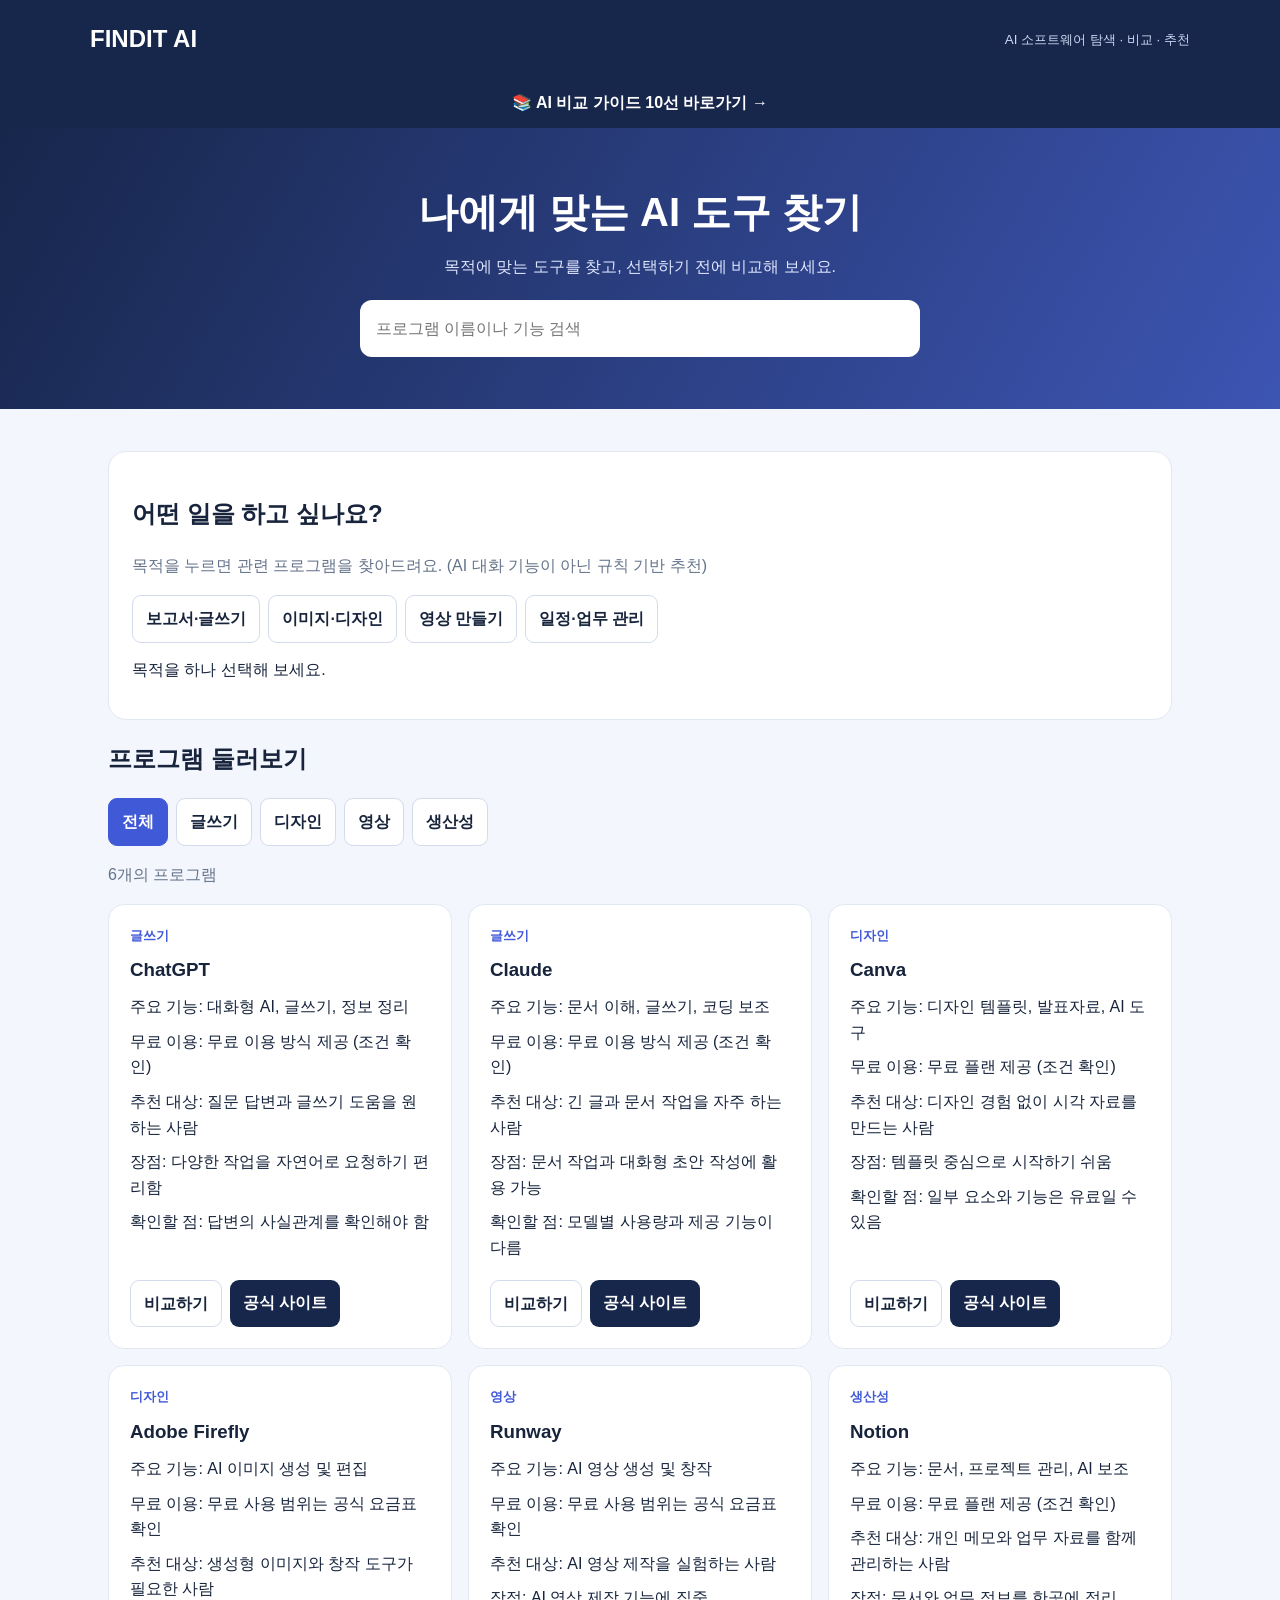
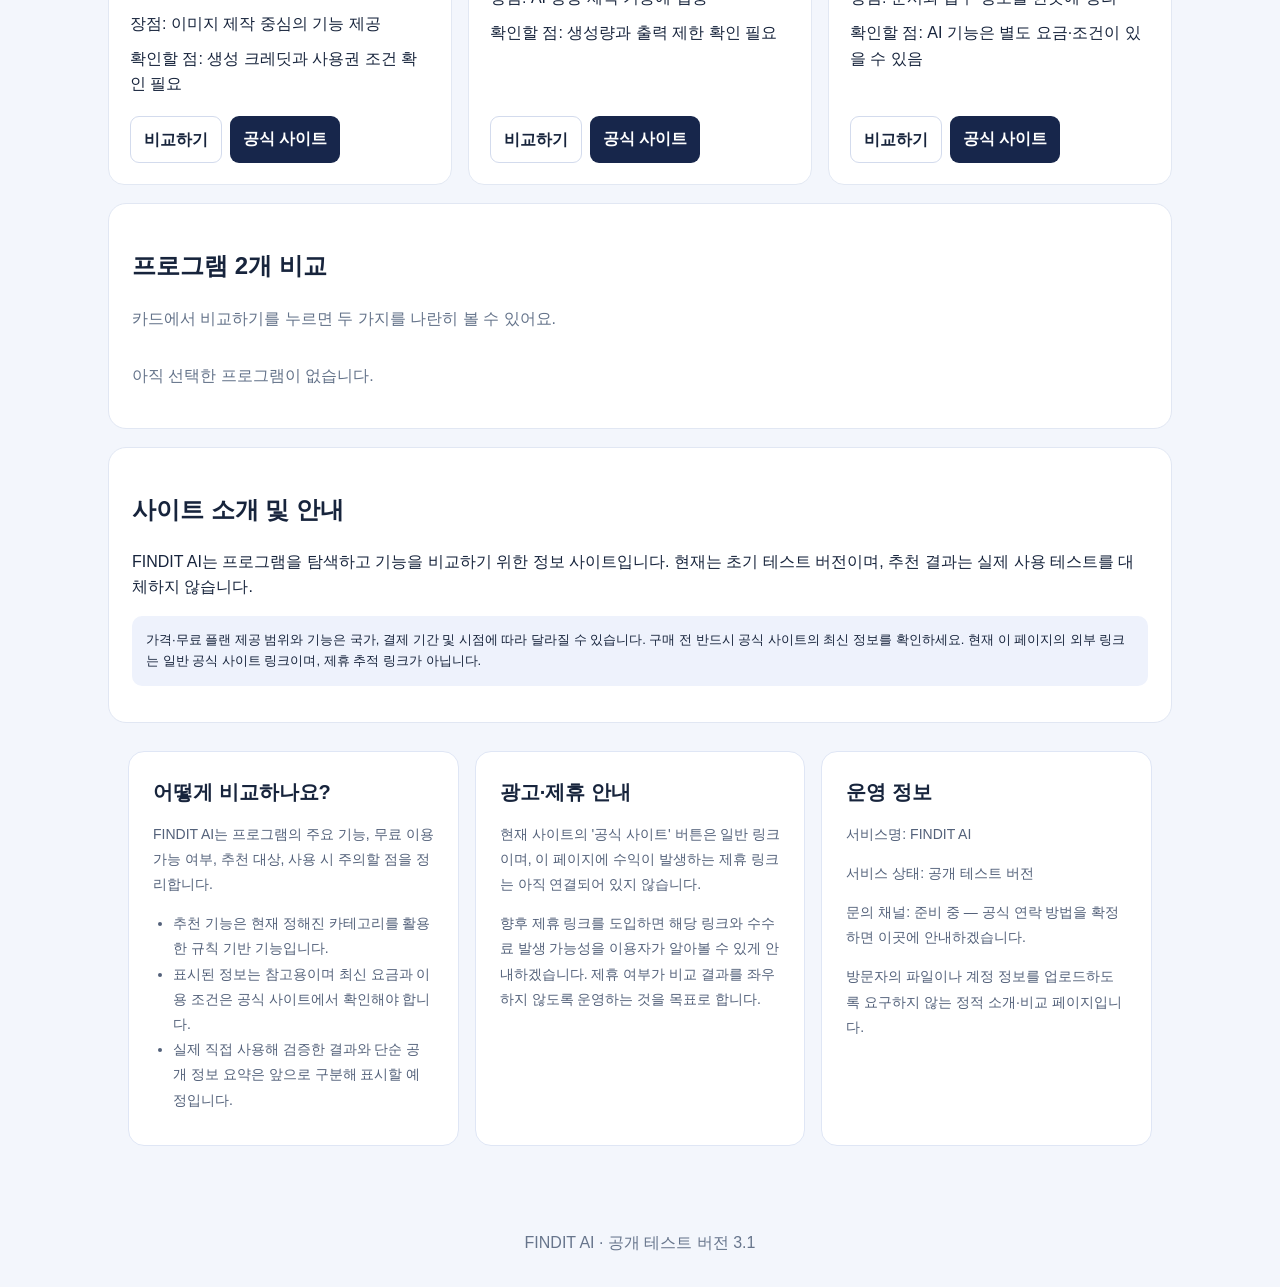
<file: index.html>
<!DOCTYPE html>
<html lang="ko">
<head>
  <meta charset="UTF-8">
  <meta name="viewport" content="width=device-width,initial-scale=1">
  <title>FINDIT AI | 나에게 맞는 AI 도구 찾기</title>
  <meta name="description" content="AI 소프트웨어의 특징, 무료 플랜, 장단점과 추천 대상을 한곳에서 비교하세요.">
  <meta name="impact-site-verification" value="d950aa38-6f48-4fec-ac64-54651847b57d">
  <style>
    *{box-sizing:border-box}body{margin:0;background:#f3f6fc;color:#17243c;font-family:Arial,'Malgun Gothic',sans-serif;line-height:1.6}header{background:#17264b;color:#fff;padding:20px 6%}nav{max-width:1100px;margin:auto;display:flex;justify-content:space-between;align-items:center;gap:15px}.logo{font-size:24px;font-weight:800}nav small{color:#ccd8f3}.hero{padding:52px 20px;text-align:center;color:#fff;background:linear-gradient(120deg,#17264b,#3d55b3)}h1{font-size:clamp(26px,4vw,40px);margin:0 0 10px}.hero p{margin:0 0 20px;color:#dfE7ff}input{font:inherit}.search{display:block;margin:0 auto;width:min(100%,560px);border:0;border-radius:12px;padding:16px}main{max-width:1100px;padding:24px 18px;margin:auto}.panel{background:#fff;border:1px solid #e1e7f3;border-radius:18px;padding:23px;margin:18px 0}.filters,.actions{display:flex;gap:8px;flex-wrap:wrap}button,.link{border:1px solid #d3dbed;background:#fff;border-radius:9px;padding:10px 13px;cursor:pointer;font:inherit;font-weight:700;color:#17243c;text-decoration:none}button.active,.primary{background:#4059d7;color:white;border-color:#4059d7}.link{display:inline-block;background:#17264b;color:#fff;border:0}.muted{color:#64738a}.small{font-size:13px}.grid{display:grid;grid-template-columns:repeat(auto-fit,minmax(270px,1fr));gap:16px}.card{background:#fff;border:1px solid #e2e8f3;border-radius:16px;padding:21px;display:flex;flex-direction:column;gap:9px}.card h3{margin:0}.tag{font-size:13px;font-weight:700;color:#4059d7}.card p{margin:0}.card .actions{margin-top:auto;padding-top:10px}ul{margin:4px 0 10px;padding-left:20px}.compare-grid{display:grid;grid-template-columns:repeat(auto-fit,minmax(240px,1fr));gap:13px}.compare-box{background:#f3f6fc;border-radius:12px;padding:16px}.notice{background:#eef2fc;padding:14px;border-radius:10px}.status{margin:14px 0}footer{text-align:center;color:#67758c;padding:32px 20px}@media(max-width:500px){nav small{display:none}}
  </style>
  <style>
    .trust-section{max-width:1100px;margin:28px auto;padding:0 20px}
    .trust-grid{display:grid;grid-template-columns:repeat(auto-fit,minmax(250px,1fr));gap:16px}
    .trust-card{background:#fff;border:1px solid #dfe6f5;border-radius:16px;padding:24px}
    .trust-card h2{font-size:20px;margin:0 0 12px}
    .trust-card p,.trust-card li{color:#53617a;line-height:1.8;font-size:14px}
    .trust-card ul{padding-left:20px;margin:8px 0}
  </style>
</head>
<body>
<header><nav><div class="logo">FINDIT AI</div><small>AI 소프트웨어 탐색 · 비교 · 추천</small></nav></header>
<div style="text-align:center;background:#17264b;padding:12px 20px;">
  <a href="articles.html" style="color:white;font-weight:bold;text-decoration:none;font-size:16px;">
    📚 AI 비교 가이드 10선 바로가기 →
  </a>
</div>
<section class="hero"><h1>나에게 맞는 AI 도구 찾기</h1><p>목적에 맞는 도구를 찾고, 선택하기 전에 비교해 보세요.</p><input id="search" class="search" placeholder="프로그램 이름이나 기능 검색" aria-label="프로그램 검색"></section>
<main>
  <section class="panel" aria-labelledby="recommend-title">
    <h2 id="recommend-title">어떤 일을 하고 싶나요?</h2>
    <p class="muted">목적을 누르면 관련 프로그램을 찾아드려요. (AI 대화 기능이 아닌 규칙 기반 추천)</p>
    <div class="filters" id="recommendButtons"></div>
    <p class="status" id="recommendResult" aria-live="polite">목적을 하나 선택해 보세요.</p>
  </section>
  <h2>프로그램 둘러보기</h2>
  <div class="filters" id="filters"></div>
  <p class="muted" id="count" aria-live="polite"></p>
  <div id="cards" class="grid"></div>
  <section class="panel"><h2>프로그램 2개 비교</h2><p class="muted">카드에서 비교하기를 누르면 두 가지를 나란히 볼 수 있어요.</p><div id="compare" class="compare-grid" aria-live="polite">아직 선택한 프로그램이 없습니다.</div></section>
  <section class="panel"><h2>사이트 소개 및 안내</h2><p>FINDIT AI는 프로그램을 탐색하고 기능을 비교하기 위한 정보 사이트입니다. 현재는 초기 테스트 버전이며, 추천 결과는 실제 사용 테스트를 대체하지 않습니다.</p><p class="notice small">가격·무료 플랜 제공 범위와 기능은 국가, 결제 기간 및 시점에 따라 달라질 수 있습니다. 구매 전 반드시 공식 사이트의 최신 정보를 확인하세요. 현재 이 페이지의 외부 링크는 일반 공식 사이트 링크이며, 제휴 추적 링크가 아닙니다.</p></section>
  <section class="trust-section" aria-label="사이트 운영 및 제휴 안내">
    <div class="trust-grid">
      <article class="trust-card">
        <h2>어떻게 비교하나요?</h2>
        <p>FINDIT AI는 프로그램의 주요 기능, 무료 이용 가능 여부, 추천 대상, 사용 시 주의할 점을 정리합니다.</p>
        <ul>
          <li>추천 기능은 현재 정해진 카테고리를 활용한 규칙 기반 기능입니다.</li>
          <li>표시된 정보는 참고용이며 최신 요금과 이용 조건은 공식 사이트에서 확인해야 합니다.</li>
          <li>실제 직접 사용해 검증한 결과와 단순 공개 정보 요약은 앞으로 구분해 표시할 예정입니다.</li>
        </ul>
      </article>
      <article class="trust-card">
        <h2>광고·제휴 안내</h2>
        <p>현재 사이트의 '공식 사이트' 버튼은 일반 링크이며, 이 페이지에 수익이 발생하는 제휴 링크는 아직 연결되어 있지 않습니다.</p>
        <p>향후 제휴 링크를 도입하면 해당 링크와 수수료 발생 가능성을 이용자가 알아볼 수 있게 안내하겠습니다. 제휴 여부가 비교 결과를 좌우하지 않도록 운영하는 것을 목표로 합니다.</p>
      </article>
      <article class="trust-card">
        <h2>운영 정보</h2>
        <p>서비스명: FINDIT AI</p>
        <p>서비스 상태: 공개 테스트 버전</p>
        <p>문의 채널: 준비 중 — 공식 연락 방법을 확정하면 이곳에 안내하겠습니다.</p>
        <p>방문자의 파일이나 계정 정보를 업로드하도록 요구하지 않는 정적 소개·비교 페이지입니다.</p>
      </article>
    </div>
  </section>
</main><footer>FINDIT AI · 공개 테스트 버전 3.1</footer>
<script>
const tools=[
 {name:'ChatGPT',category:'글쓰기',free:'무료 이용 방식 제공 (조건 확인)',features:'대화형 AI, 글쓰기, 정보 정리',audience:'질문 답변과 글쓰기 도움을 원하는 사람',good:'다양한 작업을 자연어로 요청하기 편리함',caution:'답변의 사실관계를 확인해야 함',url:'https://chatgpt.com/'},
 {name:'Claude',category:'글쓰기',free:'무료 이용 방식 제공 (조건 확인)',features:'문서 이해, 글쓰기, 코딩 보조',audience:'긴 글과 문서 작업을 자주 하는 사람',good:'문서 작업과 대화형 초안 작성에 활용 가능',caution:'모델별 사용량과 제공 기능이 다름',url:'https://claude.ai/'},
 {name:'Canva',category:'디자인',free:'무료 플랜 제공 (조건 확인)',features:'디자인 템플릿, 발표자료, AI 도구',audience:'디자인 경험 없이 시각 자료를 만드는 사람',good:'템플릿 중심으로 시작하기 쉬움',caution:'일부 요소와 기능은 유료일 수 있음',url:'https://www.canva.com/'},
 {name:'Adobe Firefly',category:'디자인',free:'무료 사용 범위는 공식 요금표 확인',features:'AI 이미지 생성 및 편집',audience:'생성형 이미지와 창작 도구가 필요한 사람',good:'이미지 제작 중심의 기능 제공',caution:'생성 크레딧과 사용권 조건 확인 필요',url:'https://firefly.adobe.com/'},
 {name:'Runway',category:'영상',free:'무료 사용 범위는 공식 요금표 확인',features:'AI 영상 생성 및 창작',audience:'AI 영상 제작을 실험하는 사람',good:'AI 영상 제작 기능에 집중',caution:'생성량과 출력 제한 확인 필요',url:'https://runwayml.com/'},
 {name:'Notion',category:'생산성',free:'무료 플랜 제공 (조건 확인)',features:'문서, 프로젝트 관리, AI 보조',audience:'개인 메모와 업무 자료를 함께 관리하는 사람',good:'문서와 업무 정보를 한곳에 정리',caution:'AI 기능은 별도 요금·조건이 있을 수 있음',url:'https://www.notion.so/'}
];
const categories=['전체','글쓰기','디자인','영상','생산성'];
const purposes=[['글쓰기','보고서·글쓰기'],['디자인','이미지·디자인'],['영상','영상 만들기'],['생산성','일정·업무 관리']];
let category='전체';let selected=[];
const byId=id=>document.getElementById(id);
function element(tag,cls,text){const x=document.createElement(tag);if(cls)x.className=cls;if(text!==undefined)x.textContent=text;return x;}
function renderFilters(){const root=byId('filters');root.replaceChildren();categories.forEach(x=>{let b=element('button',category===x?'active':'',x);b.onclick=()=>{category=x;renderFilters();renderCards();};root.append(b);});}
function renderRecommendations(){const root=byId('recommendButtons');root.replaceChildren();purposes.forEach(([key,label])=>{const b=element('button','',label);b.onclick=()=>{category=key;byId('search').value='';renderFilters();renderCards();const names=tools.filter(t=>t.category===key).map(t=>t.name).join(', ');byId('recommendResult').textContent=`${label}에 참고할 도구: ${names}. 자세한 조건은 각 공식 사이트에서 확인하세요.`;};root.append(b);});}
function addDetail(root,label,value){root.append(element('p','',`${label}: ${value}`));}
function toggle(index){if(selected.includes(index)){selected=selected.filter(x=>x!==index);}else if(selected.length>=2){alert('비교는 최대 2개까지 가능합니다.');return;}else{selected.push(index);}renderCards();renderCompare();}
function renderCards(){const query=byId('search').value.trim().toLowerCase();const root=byId('cards');root.replaceChildren();const shown=tools.map((tool,index)=>({tool,index})).filter(({tool})=>(category==='전체'||tool.category===category)&&Object.values(tool).join(' ').toLowerCase().includes(query));byId('count').textContent=`${shown.length}개의 프로그램`;if(!shown.length)root.append(element('p','muted','일치하는 프로그램이 없습니다.'));
shown.forEach(({tool,index})=>{const card=element('article','card');card.append(element('span','tag',tool.category),element('h3','',tool.name));addDetail(card,'주요 기능',tool.features);addDetail(card,'무료 이용',tool.free);addDetail(card,'추천 대상',tool.audience);addDetail(card,'장점',tool.good);addDetail(card,'확인할 점',tool.caution);const actions=element('div','actions');const b=element('button',selected.includes(index)?'primary':'',selected.includes(index)?'비교에서 제외':'비교하기');b.onclick=()=>toggle(index);const link=element('a','link','공식 사이트');link.href=tool.url;link.target='_blank';link.rel='noopener noreferrer';actions.append(b,link);card.append(actions);root.append(card);});}
function renderCompare(){const root=byId('compare');root.replaceChildren();if(!selected.length){root.append(element('p','muted','아직 선택한 프로그램이 없습니다.'));return;}selected.forEach(index=>{const t=tools[index],box=element('div','compare-box');box.append(element('h3','',t.name));addDetail(box,'무료 이용',t.free);addDetail(box,'주요 기능',t.features);addDetail(box,'추천 대상',t.audience);addDetail(box,'장점',t.good);addDetail(box,'확인할 점',t.caution);root.append(box);});}
byId('search').addEventListener('input',renderCards);renderFilters();renderRecommendations();renderCards();renderCompare();
</script>
</body>
</html>
</file>
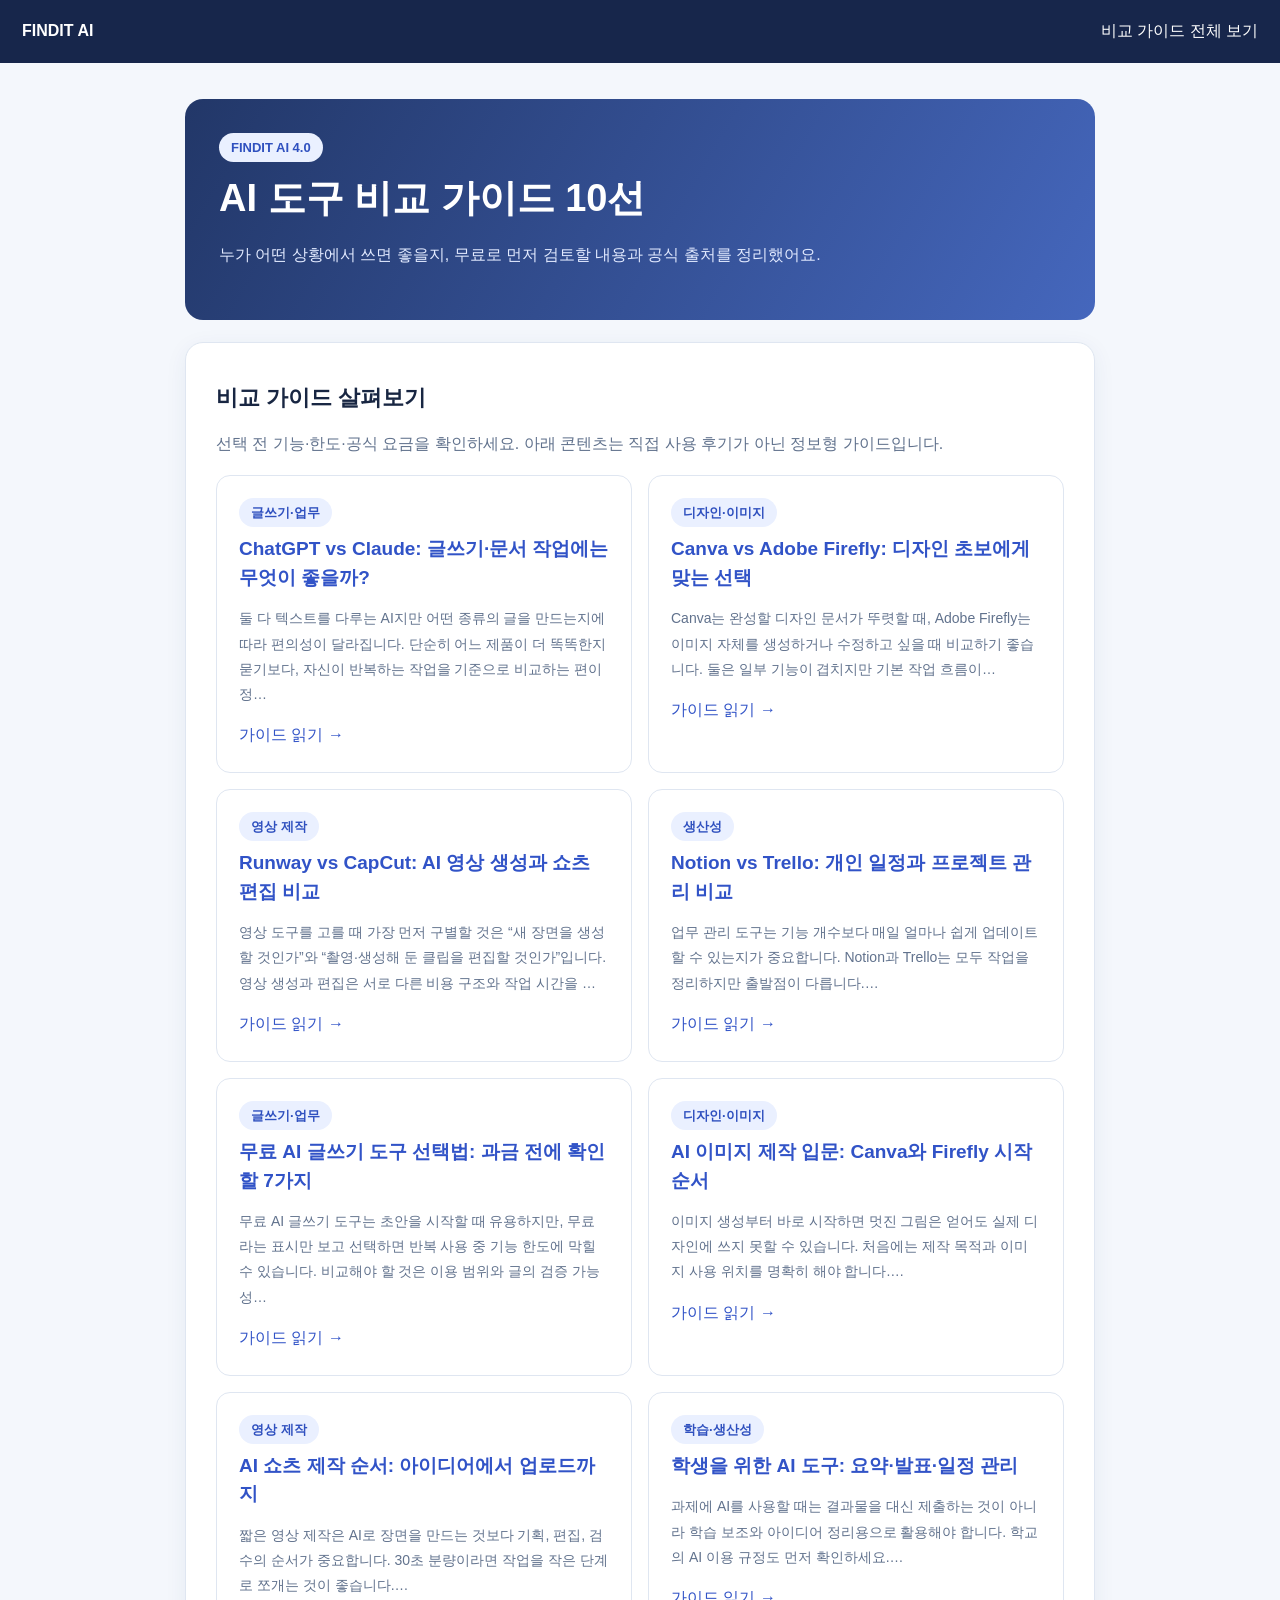
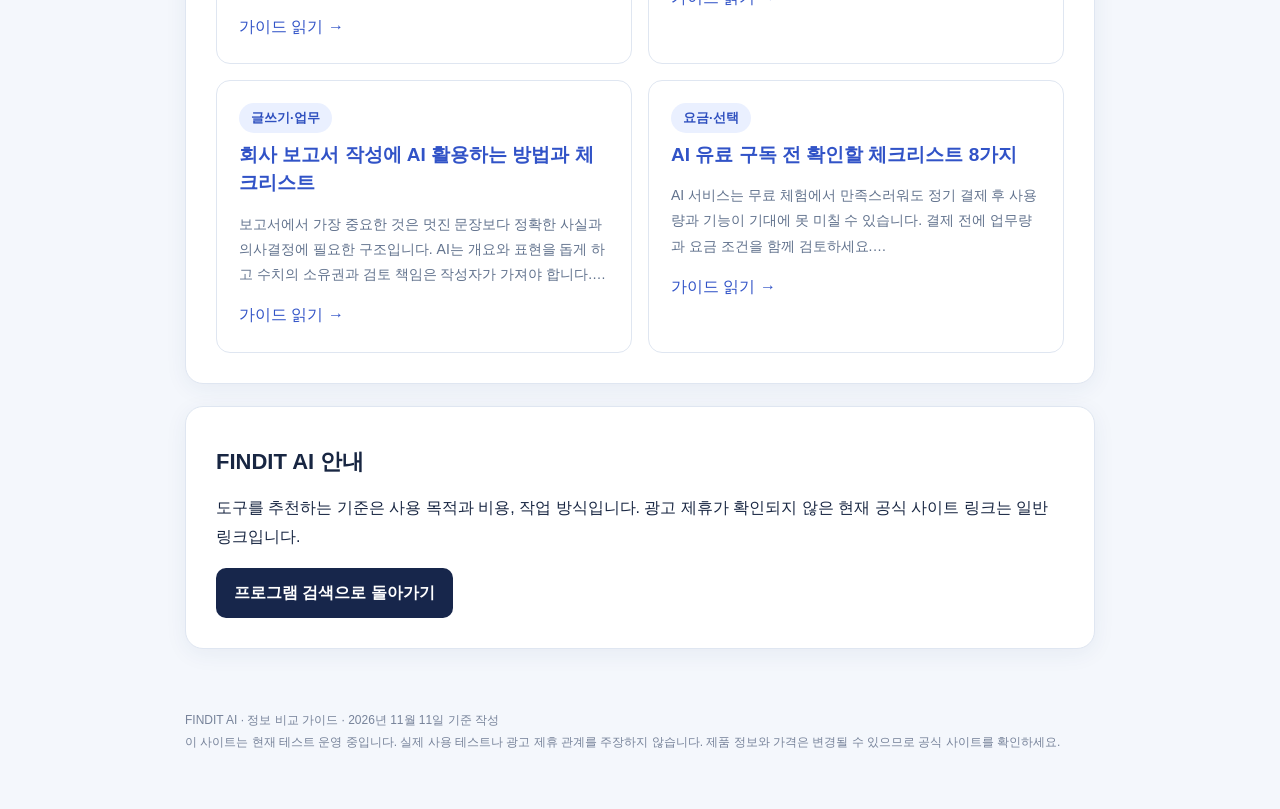
<file: articles.html>
<!DOCTYPE html>
<html lang="ko"><head><meta charset="utf-8"><meta name="viewport" content="width=device-width,initial-scale=1"><title>AI 도구 비교 가이드 10선 | FINDIT AI</title><meta name="description" content="ChatGPT, Claude, Canva, Firefly, Runway, CapCut, Notion 등 AI 도구를 선택하는 실용 비교 가이드 10개."><link rel="canonical" href="https://findit-577.github.io/findit-ai/articles.html"><link rel="stylesheet" href="articles/style.css"></head><body><header><div class="wrap"><a href="articles/../index.html"><strong>FINDIT AI</strong></a><a href="articles/../articles.html">비교 가이드 전체 보기</a></div></header><main><section class="hero"><span class="pill">FINDIT AI 4.0</span><h1>AI 도구 비교 가이드 10선</h1><p>누가 어떤 상황에서 쓰면 좋을지, 무료로 먼저 검토할 내용과 공식 출처를 정리했어요.</p></section><section class="paper"><h2>비교 가이드 살펴보기</h2><p class="muted">선택 전 기능·한도·공식 요금을 확인하세요. 아래 콘텐츠는 직접 사용 후기가 아닌 정보형 가이드입니다.</p><div class="grid"><a class="tile" href="articles/chatgpt-vs-claude.html"><span class="pill">글쓰기·업무</span><h2>ChatGPT vs Claude: 글쓰기·문서 작업에는 무엇이 좋을까?</h2><p>둘 다 텍스트를 다루는 AI지만 어떤 종류의 글을 만드는지에 따라 편의성이 달라집니다. 단순히 어느 제품이 더 똑똑한지 묻기보다, 자신이 반복하는 작업을 기준으로 비교하는 편이 정…</p><span>가이드 읽기 →</span></a><a class="tile" href="articles/canva-vs-firefly.html"><span class="pill">디자인·이미지</span><h2>Canva vs Adobe Firefly: 디자인 초보에게 맞는 선택</h2><p>Canva는 완성할 디자인 문서가 뚜렷할 때, Adobe Firefly는 이미지 자체를 생성하거나 수정하고 싶을 때 비교하기 좋습니다. 둘은 일부 기능이 겹치지만 기본 작업 흐름이…</p><span>가이드 읽기 →</span></a><a class="tile" href="articles/runway-vs-capcut.html"><span class="pill">영상 제작</span><h2>Runway vs CapCut: AI 영상 생성과 쇼츠 편집 비교</h2><p>영상 도구를 고를 때 가장 먼저 구별할 것은 “새 장면을 생성할 것인가”와 “촬영·생성해 둔 클립을 편집할 것인가”입니다. 영상 생성과 편집은 서로 다른 비용 구조와 작업 시간을 …</p><span>가이드 읽기 →</span></a><a class="tile" href="articles/notion-vs-trello.html"><span class="pill">생산성</span><h2>Notion vs Trello: 개인 일정과 프로젝트 관리 비교</h2><p>업무 관리 도구는 기능 개수보다 매일 얼마나 쉽게 업데이트할 수 있는지가 중요합니다. Notion과 Trello는 모두 작업을 정리하지만 출발점이 다릅니다.…</p><span>가이드 읽기 →</span></a><a class="tile" href="articles/free-ai-writing-tools.html"><span class="pill">글쓰기·업무</span><h2>무료 AI 글쓰기 도구 선택법: 과금 전에 확인할 7가지</h2><p>무료 AI 글쓰기 도구는 초안을 시작할 때 유용하지만, 무료라는 표시만 보고 선택하면 반복 사용 중 기능 한도에 막힐 수 있습니다. 비교해야 할 것은 이용 범위와 글의 검증 가능성…</p><span>가이드 읽기 →</span></a><a class="tile" href="articles/ai-image-tools-beginners.html"><span class="pill">디자인·이미지</span><h2>AI 이미지 제작 입문: Canva와 Firefly 시작 순서</h2><p>이미지 생성부터 바로 시작하면 멋진 그림은 얻어도 실제 디자인에 쓰지 못할 수 있습니다. 처음에는 제작 목적과 이미지 사용 위치를 명확히 해야 합니다.…</p><span>가이드 읽기 →</span></a><a class="tile" href="articles/short-form-video-workflow.html"><span class="pill">영상 제작</span><h2>AI 쇼츠 제작 순서: 아이디어에서 업로드까지</h2><p>짧은 영상 제작은 AI로 장면을 만드는 것보다 기획, 편집, 검수의 순서가 중요합니다. 30초 분량이라면 작업을 작은 단계로 쪼개는 것이 좋습니다.…</p><span>가이드 읽기 →</span></a><a class="tile" href="articles/student-ai-tool-guide.html"><span class="pill">학습·생산성</span><h2>학생을 위한 AI 도구: 요약·발표·일정 관리</h2><p>과제에 AI를 사용할 때는 결과물을 대신 제출하는 것이 아니라 학습 보조와 아이디어 정리용으로 활용해야 합니다. 학교의 AI 이용 규정도 먼저 확인하세요.…</p><span>가이드 읽기 →</span></a><a class="tile" href="articles/office-report-ai-workflow.html"><span class="pill">글쓰기·업무</span><h2>회사 보고서 작성에 AI 활용하는 방법과 체크리스트</h2><p>보고서에서 가장 중요한 것은 멋진 문장보다 정확한 사실과 의사결정에 필요한 구조입니다. AI는 개요와 표현을 돕게 하고 수치의 소유권과 검토 책임은 작성자가 가져야 합니다.…</p><span>가이드 읽기 →</span></a><a class="tile" href="articles/ai-subscription-checklist.html"><span class="pill">요금·선택</span><h2>AI 유료 구독 전 확인할 체크리스트 8가지</h2><p>AI 서비스는 무료 체험에서 만족스러워도 정기 결제 후 사용량과 기능이 기대에 못 미칠 수 있습니다. 결제 전에 업무량과 요금 조건을 함께 검토하세요.…</p><span>가이드 읽기 →</span></a></div></section><section class="paper"><h2>FINDIT AI 안내</h2><p>도구를 추천하는 기준은 사용 목적과 비용, 작업 방식입니다. 광고 제휴가 확인되지 않은 현재 공식 사이트 링크는 일반 링크입니다.</p><a href="index.html" class="btn">프로그램 검색으로 돌아가기</a></section></main><footer>FINDIT AI · 정보 비교 가이드 · 2026년 11월 11일 기준 작성<br>이 사이트는 현재 테스트 운영 중입니다. 실제 사용 테스트나 광고 제휴 관계를 주장하지 않습니다. 제품 정보와 가격은 변경될 수 있으므로 공식 사이트를 확인하세요.</footer></body></html>
</file>
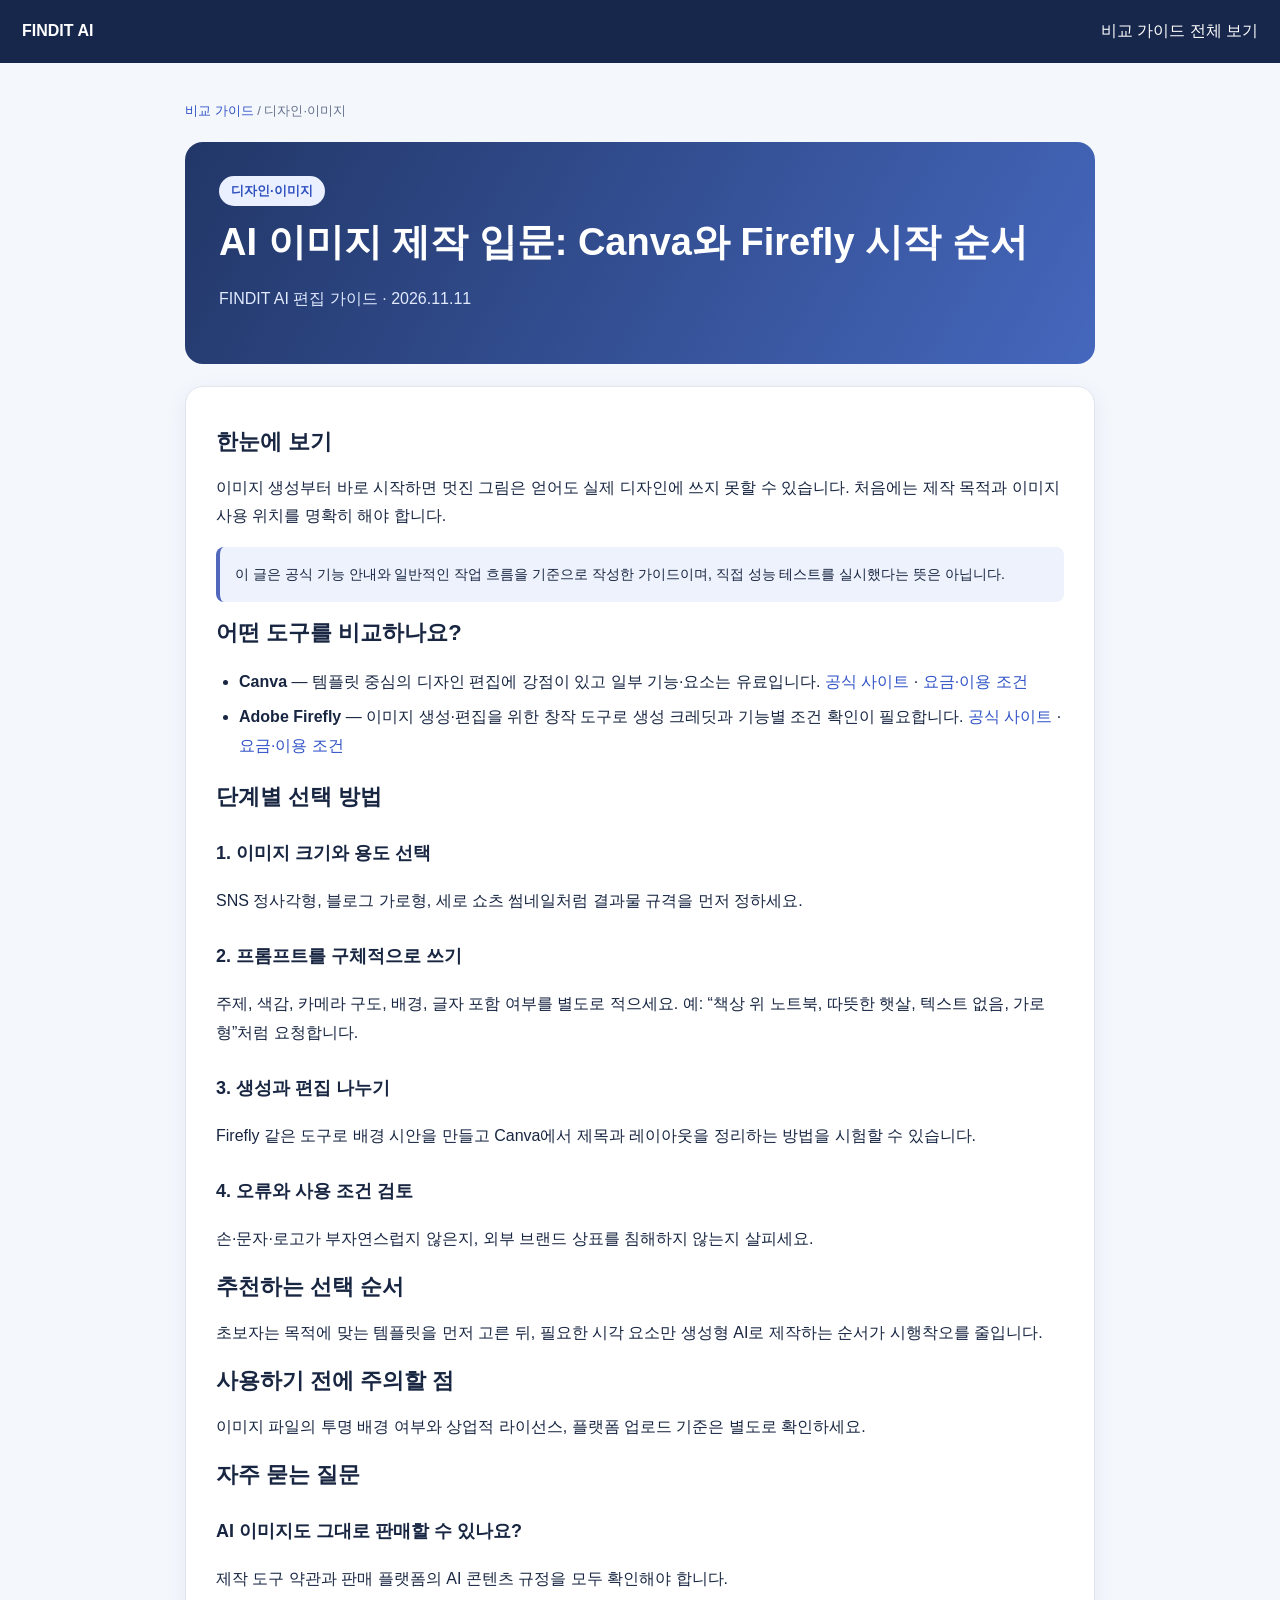
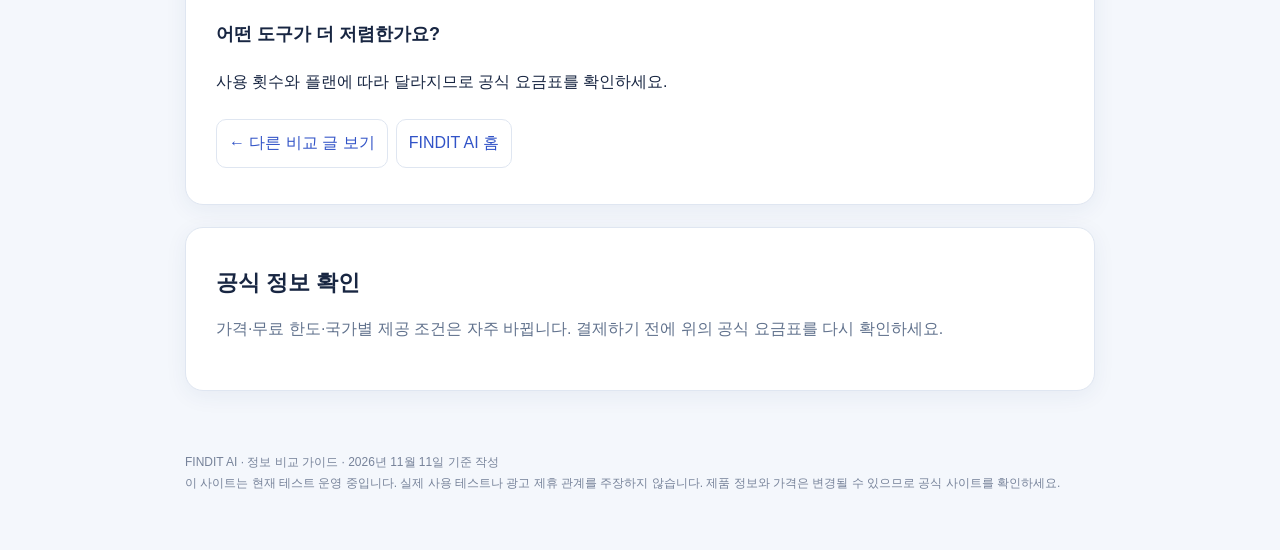
<file: articles/ai-image-tools-beginners.html>
<!DOCTYPE html>
<html lang="ko"><head><meta charset="utf-8"><meta name="viewport" content="width=device-width,initial-scale=1"><title>AI 이미지 제작 입문: Canva와 Firefly 시작 순서 | FINDIT AI</title><meta name="description" content="이미지 생성부터 바로 시작하면 멋진 그림은 얻어도 실제 디자인에 쓰지 못할 수 있습니다. 처음에는 제작 목적과 이미지 사용 위치를 명확히 해야 합니다."><link rel="canonical" href="https://findit-577.github.io/findit-ai/articles/ai-image-tools-beginners.html"><link rel="stylesheet" href="style.css"></head><body><header><div class="wrap"><a href="../index.html"><strong>FINDIT AI</strong></a><a href="../articles.html">비교 가이드 전체 보기</a></div></header><main><div class="breadcrumb"><a href="../articles.html">비교 가이드</a> / 디자인·이미지</div><section class="hero"><span class="pill">디자인·이미지</span><h1>AI 이미지 제작 입문: Canva와 Firefly 시작 순서</h1><p>FINDIT AI 편집 가이드 · 2026.11.11</p></section><article class="paper"><h2>한눈에 보기</h2><p>이미지 생성부터 바로 시작하면 멋진 그림은 얻어도 실제 디자인에 쓰지 못할 수 있습니다. 처음에는 제작 목적과 이미지 사용 위치를 명확히 해야 합니다.</p><p class="notice">이 글은 공식 기능 안내와 일반적인 작업 흐름을 기준으로 작성한 가이드이며, 직접 성능 테스트를 실시했다는 뜻은 아닙니다.</p><h2>어떤 도구를 비교하나요?</h2><ul><li><b>Canva</b> — 템플릿 중심의 디자인 편집에 강점이 있고 일부 기능·요소는 유료입니다. <a href="https://www.canva.com/" rel="noopener noreferrer" target="_blank">공식 사이트</a> · <a href="https://www.canva.com/ko_kr/pricing/" rel="noopener noreferrer" target="_blank">요금·이용 조건</a></li><li><b>Adobe Firefly</b> — 이미지 생성·편집을 위한 창작 도구로 생성 크레딧과 기능별 조건 확인이 필요합니다. <a href="https://firefly.adobe.com/" rel="noopener noreferrer" target="_blank">공식 사이트</a> · <a href="https://www.adobe.com/kr/products/firefly/plans.html" rel="noopener noreferrer" target="_blank">요금·이용 조건</a></li></ul><h2>단계별 선택 방법</h2><h3>1. 이미지 크기와 용도 선택</h3><p>SNS 정사각형, 블로그 가로형, 세로 쇼츠 썸네일처럼 결과물 규격을 먼저 정하세요.</p><h3>2. 프롬프트를 구체적으로 쓰기</h3><p>주제, 색감, 카메라 구도, 배경, 글자 포함 여부를 별도로 적으세요. 예: “책상 위 노트북, 따뜻한 햇살, 텍스트 없음, 가로형”처럼 요청합니다.</p><h3>3. 생성과 편집 나누기</h3><p>Firefly 같은 도구로 배경 시안을 만들고 Canva에서 제목과 레이아웃을 정리하는 방법을 시험할 수 있습니다.</p><h3>4. 오류와 사용 조건 검토</h3><p>손·문자·로고가 부자연스럽지 않은지, 외부 브랜드 상표를 침해하지 않는지 살피세요.</p><h2>추천하는 선택 순서</h2><p>초보자는 목적에 맞는 템플릿을 먼저 고른 뒤, 필요한 시각 요소만 생성형 AI로 제작하는 순서가 시행착오를 줄입니다.</p><h2>사용하기 전에 주의할 점</h2><p>이미지 파일의 투명 배경 여부와 상업적 라이선스, 플랫폼 업로드 기준은 별도로 확인하세요.</p><h2>자주 묻는 질문</h2><h3>AI 이미지도 그대로 판매할 수 있나요?</h3><p>제작 도구 약관과 판매 플랫폼의 AI 콘텐츠 규정을 모두 확인해야 합니다.</p><h3>어떤 도구가 더 저렴한가요?</h3><p>사용 횟수와 플랜에 따라 달라지므로 공식 요금표를 확인하세요.</p><div class="links"><a href="../articles.html">← 다른 비교 글 보기</a><a href="../index.html">FINDIT AI 홈</a></div></article><div class="paper"><h2>공식 정보 확인</h2><p class="muted">가격·무료 한도·국가별 제공 조건은 자주 바뀝니다. 결제하기 전에 위의 공식 요금표를 다시 확인하세요.</p></div></main><footer>FINDIT AI · 정보 비교 가이드 · 2026년 11월 11일 기준 작성<br>이 사이트는 현재 테스트 운영 중입니다. 실제 사용 테스트나 광고 제휴 관계를 주장하지 않습니다. 제품 정보와 가격은 변경될 수 있으므로 공식 사이트를 확인하세요.</footer></body></html>
</file>
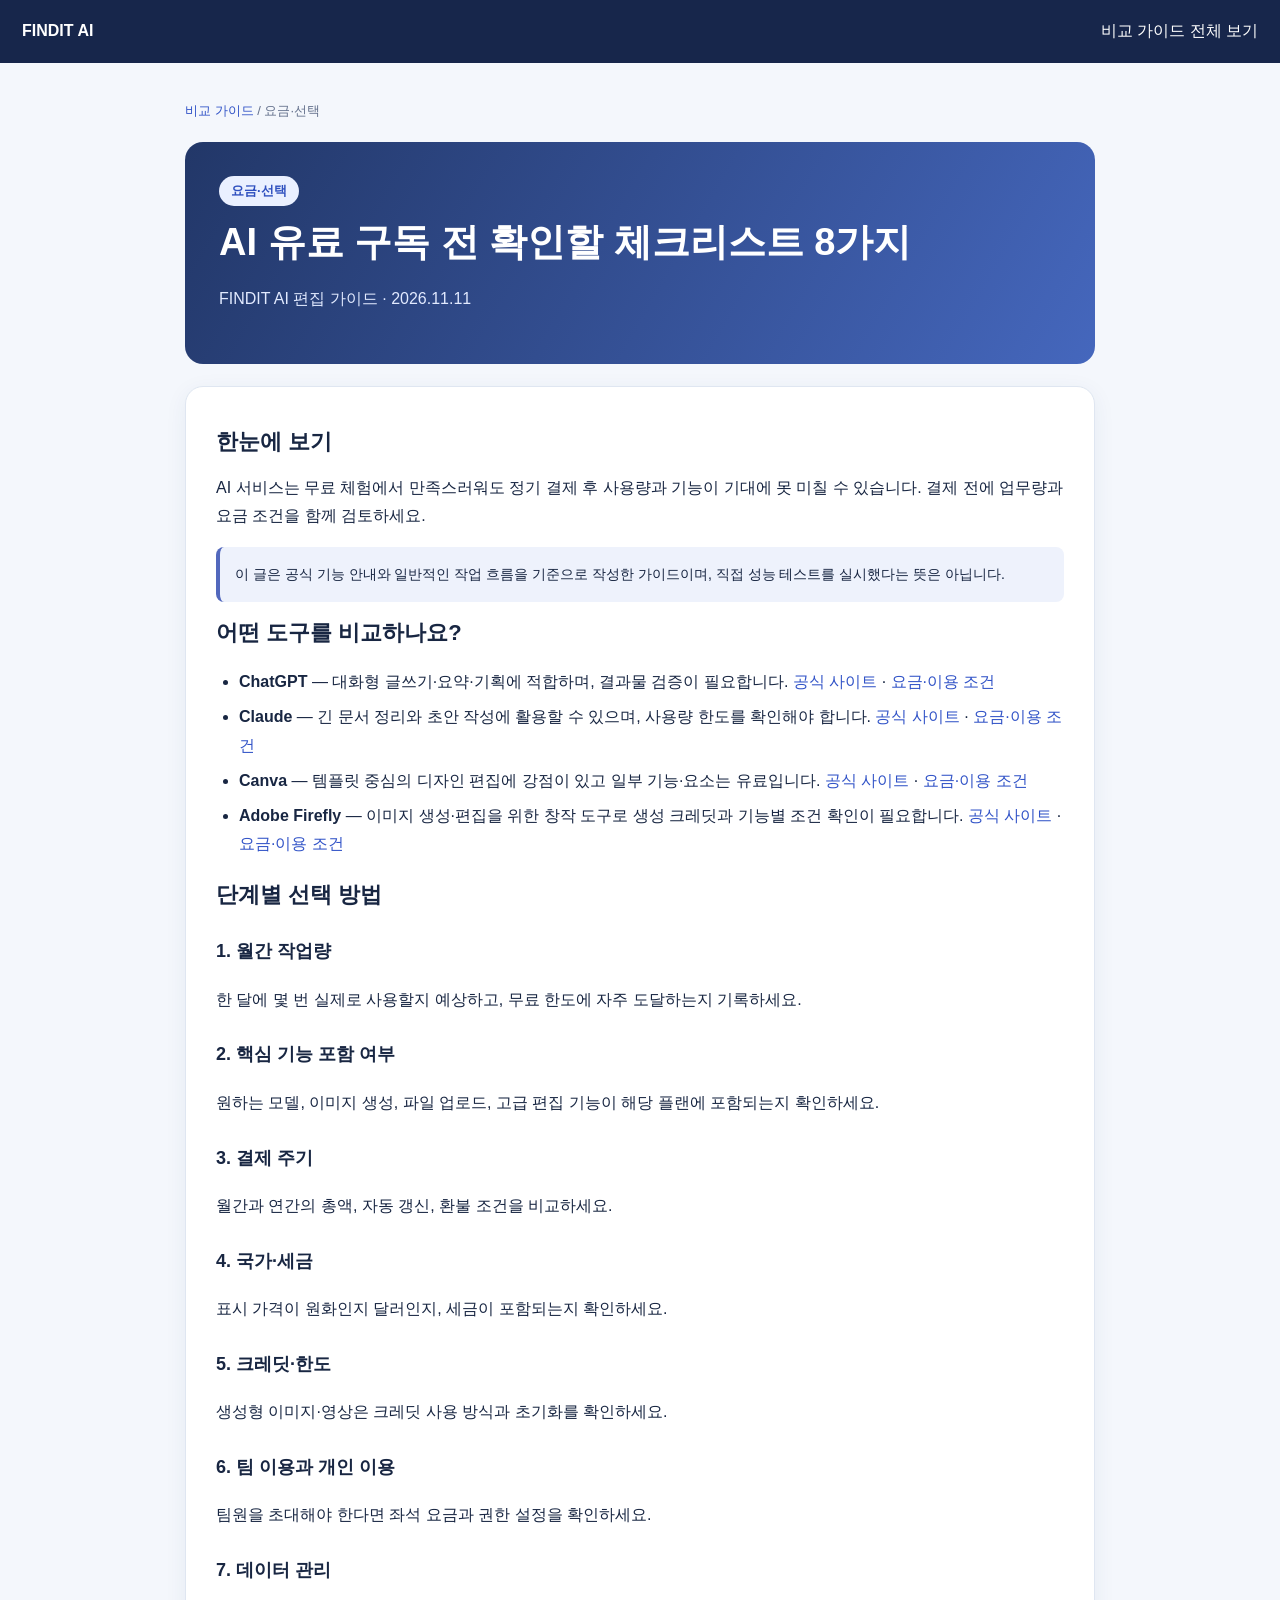
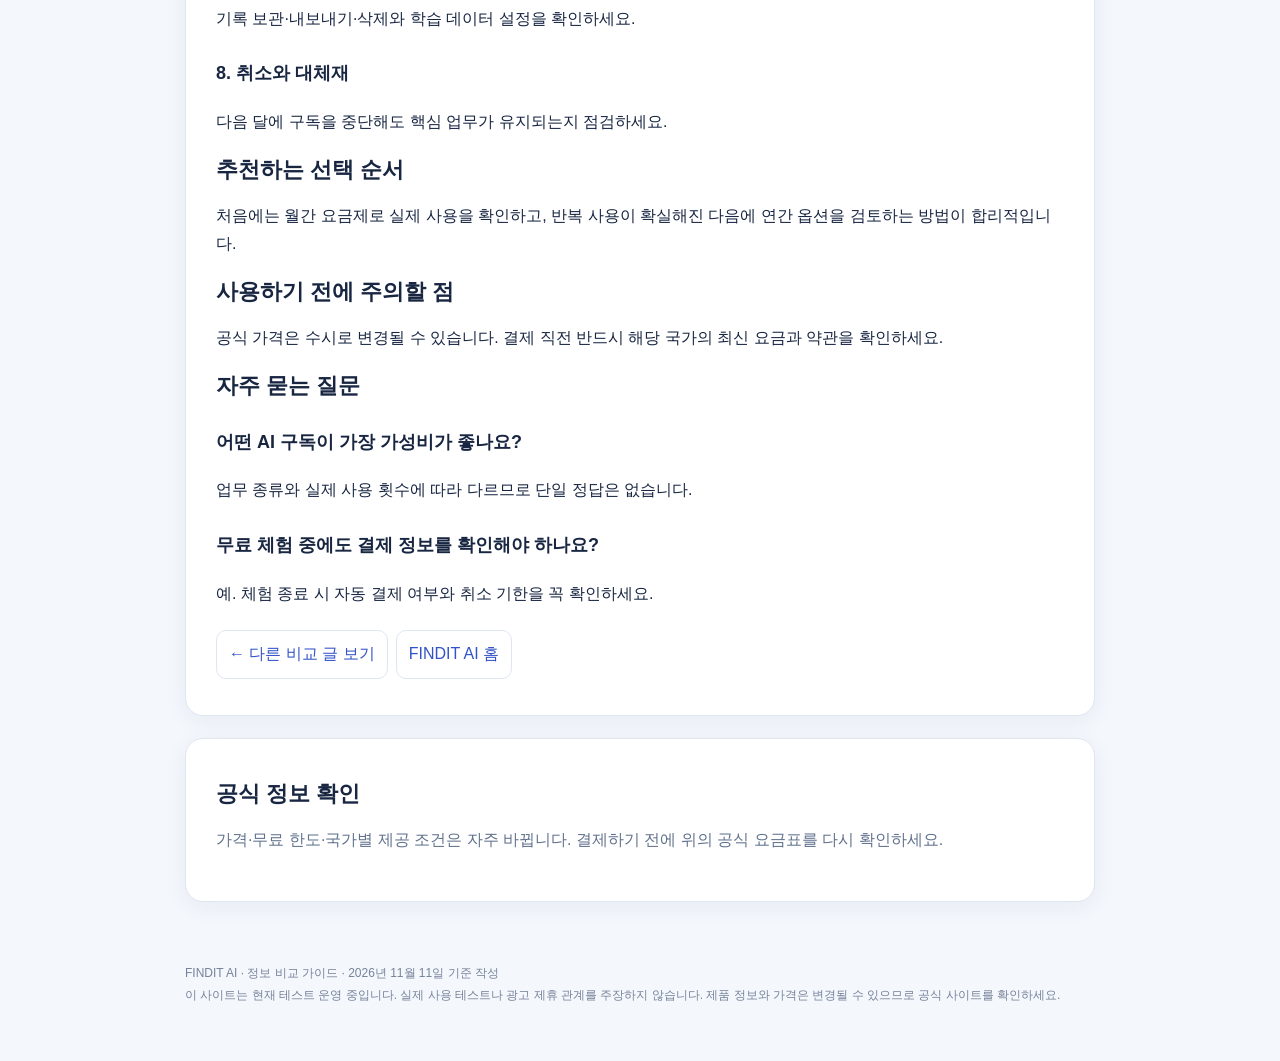
<file: articles/ai-subscription-checklist.html>
<!DOCTYPE html>
<html lang="ko"><head><meta charset="utf-8"><meta name="viewport" content="width=device-width,initial-scale=1"><title>AI 유료 구독 전 확인할 체크리스트 8가지 | FINDIT AI</title><meta name="description" content="AI 서비스는 무료 체험에서 만족스러워도 정기 결제 후 사용량과 기능이 기대에 못 미칠 수 있습니다. 결제 전에 업무량과 요금 조건을 함께 검토하세요."><link rel="canonical" href="https://findit-577.github.io/findit-ai/articles/ai-subscription-checklist.html"><link rel="stylesheet" href="style.css"></head><body><header><div class="wrap"><a href="../index.html"><strong>FINDIT AI</strong></a><a href="../articles.html">비교 가이드 전체 보기</a></div></header><main><div class="breadcrumb"><a href="../articles.html">비교 가이드</a> / 요금·선택</div><section class="hero"><span class="pill">요금·선택</span><h1>AI 유료 구독 전 확인할 체크리스트 8가지</h1><p>FINDIT AI 편집 가이드 · 2026.11.11</p></section><article class="paper"><h2>한눈에 보기</h2><p>AI 서비스는 무료 체험에서 만족스러워도 정기 결제 후 사용량과 기능이 기대에 못 미칠 수 있습니다. 결제 전에 업무량과 요금 조건을 함께 검토하세요.</p><p class="notice">이 글은 공식 기능 안내와 일반적인 작업 흐름을 기준으로 작성한 가이드이며, 직접 성능 테스트를 실시했다는 뜻은 아닙니다.</p><h2>어떤 도구를 비교하나요?</h2><ul><li><b>ChatGPT</b> — 대화형 글쓰기·요약·기획에 적합하며, 결과물 검증이 필요합니다. <a href="https://chatgpt.com/" rel="noopener noreferrer" target="_blank">공식 사이트</a> · <a href="https://chatgpt.com/pricing/" rel="noopener noreferrer" target="_blank">요금·이용 조건</a></li><li><b>Claude</b> — 긴 문서 정리와 초안 작성에 활용할 수 있으며, 사용량 한도를 확인해야 합니다. <a href="https://claude.ai/" rel="noopener noreferrer" target="_blank">공식 사이트</a> · <a href="https://www.anthropic.com/pricing" rel="noopener noreferrer" target="_blank">요금·이용 조건</a></li><li><b>Canva</b> — 템플릿 중심의 디자인 편집에 강점이 있고 일부 기능·요소는 유료입니다. <a href="https://www.canva.com/" rel="noopener noreferrer" target="_blank">공식 사이트</a> · <a href="https://www.canva.com/ko_kr/pricing/" rel="noopener noreferrer" target="_blank">요금·이용 조건</a></li><li><b>Adobe Firefly</b> — 이미지 생성·편집을 위한 창작 도구로 생성 크레딧과 기능별 조건 확인이 필요합니다. <a href="https://firefly.adobe.com/" rel="noopener noreferrer" target="_blank">공식 사이트</a> · <a href="https://www.adobe.com/kr/products/firefly/plans.html" rel="noopener noreferrer" target="_blank">요금·이용 조건</a></li></ul><h2>단계별 선택 방법</h2><h3>1. 월간 작업량</h3><p>한 달에 몇 번 실제로 사용할지 예상하고, 무료 한도에 자주 도달하는지 기록하세요.</p><h3>2. 핵심 기능 포함 여부</h3><p>원하는 모델, 이미지 생성, 파일 업로드, 고급 편집 기능이 해당 플랜에 포함되는지 확인하세요.</p><h3>3. 결제 주기</h3><p>월간과 연간의 총액, 자동 갱신, 환불 조건을 비교하세요.</p><h3>4. 국가·세금</h3><p>표시 가격이 원화인지 달러인지, 세금이 포함되는지 확인하세요.</p><h3>5. 크레딧·한도</h3><p>생성형 이미지·영상은 크레딧 사용 방식과 초기화를 확인하세요.</p><h3>6. 팀 이용과 개인 이용</h3><p>팀원을 초대해야 한다면 좌석 요금과 권한 설정을 확인하세요.</p><h3>7. 데이터 관리</h3><p>기록 보관·내보내기·삭제와 학습 데이터 설정을 확인하세요.</p><h3>8. 취소와 대체재</h3><p>다음 달에 구독을 중단해도 핵심 업무가 유지되는지 점검하세요.</p><h2>추천하는 선택 순서</h2><p>처음에는 월간 요금제로 실제 사용을 확인하고, 반복 사용이 확실해진 다음에 연간 옵션을 검토하는 방법이 합리적입니다.</p><h2>사용하기 전에 주의할 점</h2><p>공식 가격은 수시로 변경될 수 있습니다. 결제 직전 반드시 해당 국가의 최신 요금과 약관을 확인하세요.</p><h2>자주 묻는 질문</h2><h3>어떤 AI 구독이 가장 가성비가 좋나요?</h3><p>업무 종류와 실제 사용 횟수에 따라 다르므로 단일 정답은 없습니다.</p><h3>무료 체험 중에도 결제 정보를 확인해야 하나요?</h3><p>예. 체험 종료 시 자동 결제 여부와 취소 기한을 꼭 확인하세요.</p><div class="links"><a href="../articles.html">← 다른 비교 글 보기</a><a href="../index.html">FINDIT AI 홈</a></div></article><div class="paper"><h2>공식 정보 확인</h2><p class="muted">가격·무료 한도·국가별 제공 조건은 자주 바뀝니다. 결제하기 전에 위의 공식 요금표를 다시 확인하세요.</p></div></main><footer>FINDIT AI · 정보 비교 가이드 · 2026년 11월 11일 기준 작성<br>이 사이트는 현재 테스트 운영 중입니다. 실제 사용 테스트나 광고 제휴 관계를 주장하지 않습니다. 제품 정보와 가격은 변경될 수 있으므로 공식 사이트를 확인하세요.</footer></body></html>
</file>
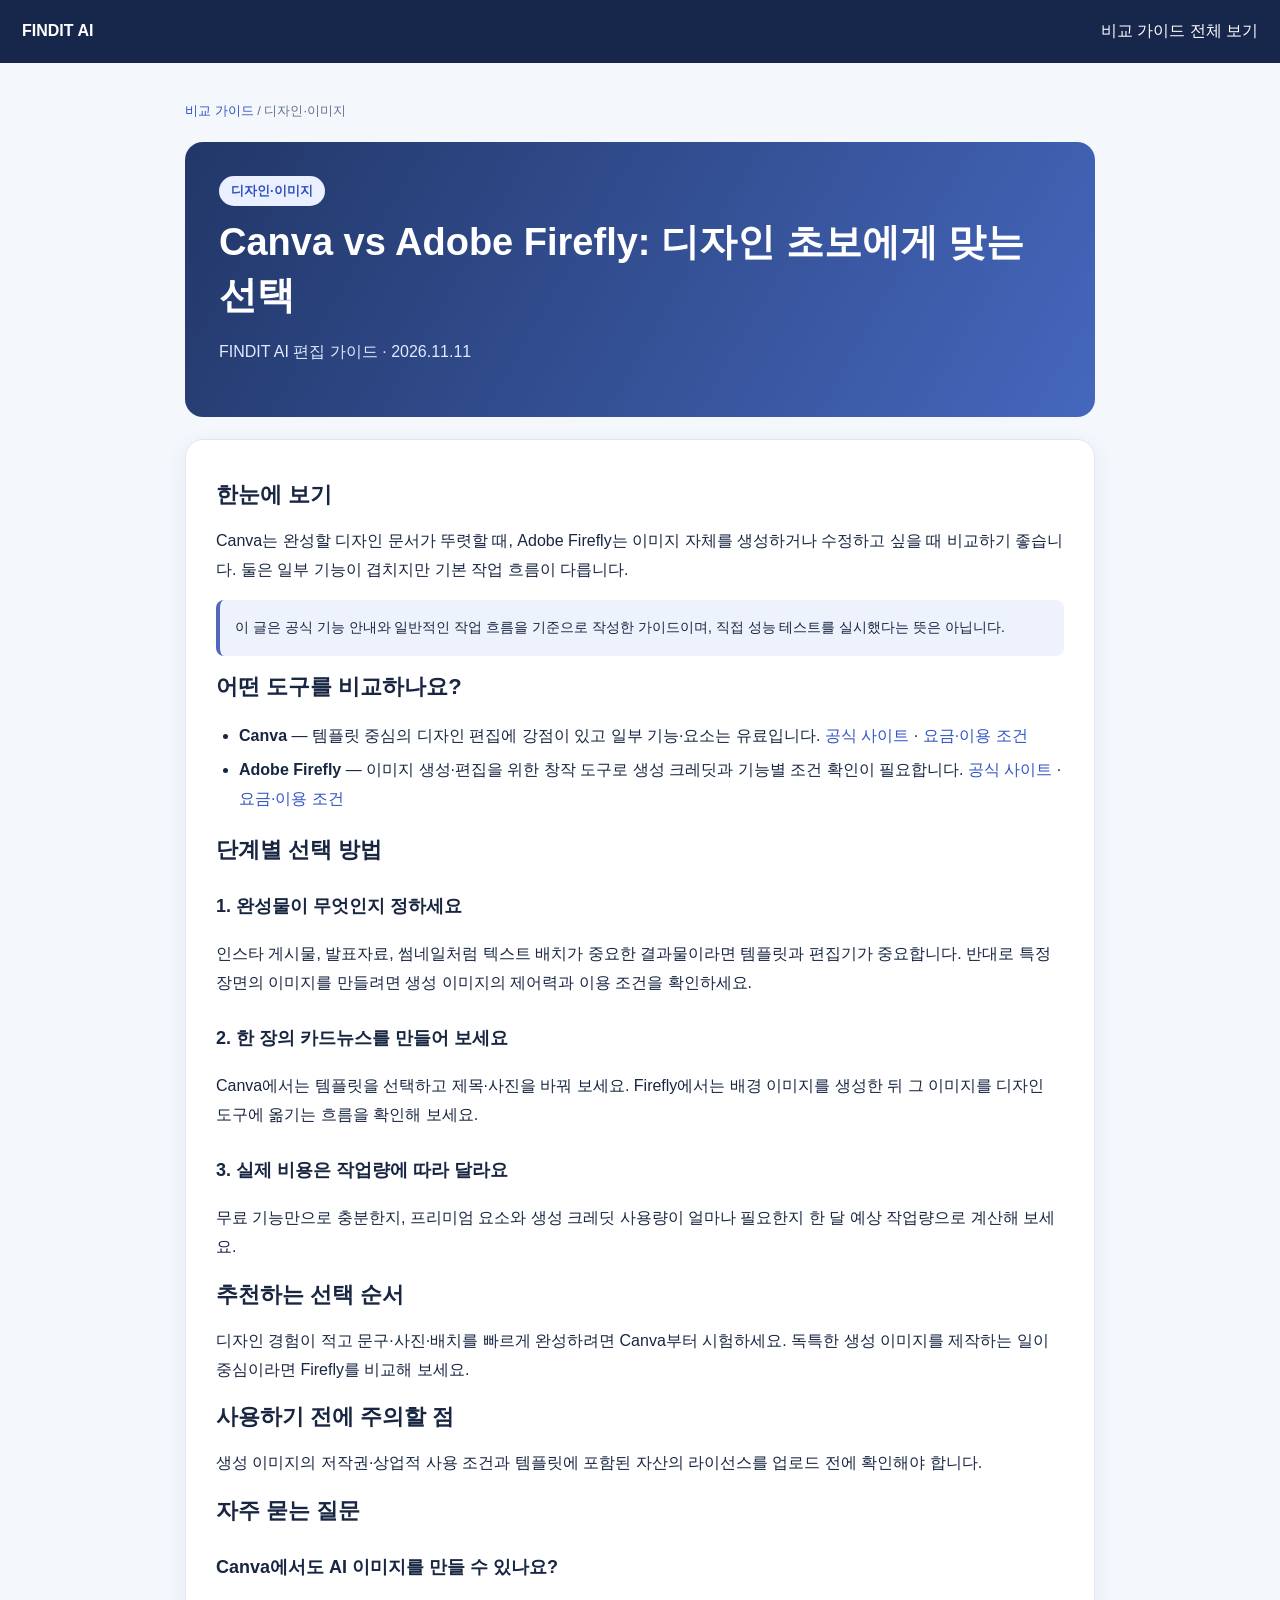
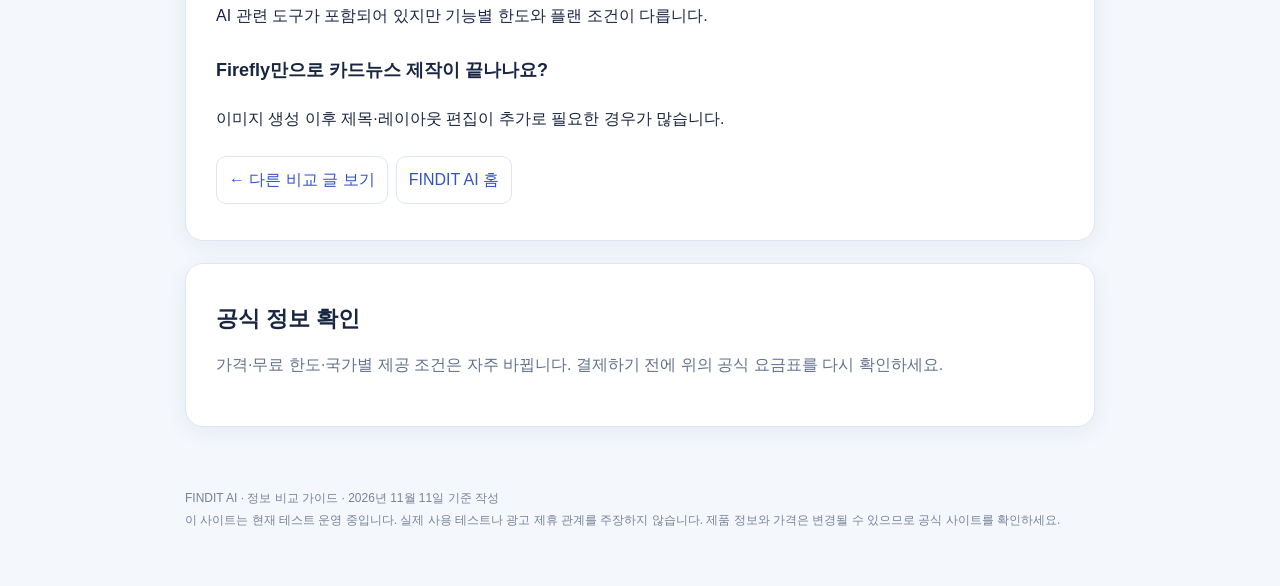
<file: articles/canva-vs-firefly.html>
<!DOCTYPE html>
<html lang="ko"><head><meta charset="utf-8"><meta name="viewport" content="width=device-width,initial-scale=1"><title>Canva vs Adobe Firefly: 디자인 초보에게 맞는 선택 | FINDIT AI</title><meta name="description" content="Canva는 완성할 디자인 문서가 뚜렷할 때, Adobe Firefly는 이미지 자체를 생성하거나 수정하고 싶을 때 비교하기 좋습니다. 둘은 일부 기능이 겹치지만 기본 작업 흐름이 다릅니다."><link rel="canonical" href="https://findit-577.github.io/findit-ai/articles/canva-vs-firefly.html"><link rel="stylesheet" href="style.css"></head><body><header><div class="wrap"><a href="../index.html"><strong>FINDIT AI</strong></a><a href="../articles.html">비교 가이드 전체 보기</a></div></header><main><div class="breadcrumb"><a href="../articles.html">비교 가이드</a> / 디자인·이미지</div><section class="hero"><span class="pill">디자인·이미지</span><h1>Canva vs Adobe Firefly: 디자인 초보에게 맞는 선택</h1><p>FINDIT AI 편집 가이드 · 2026.11.11</p></section><article class="paper"><h2>한눈에 보기</h2><p>Canva는 완성할 디자인 문서가 뚜렷할 때, Adobe Firefly는 이미지 자체를 생성하거나 수정하고 싶을 때 비교하기 좋습니다. 둘은 일부 기능이 겹치지만 기본 작업 흐름이 다릅니다.</p><p class="notice">이 글은 공식 기능 안내와 일반적인 작업 흐름을 기준으로 작성한 가이드이며, 직접 성능 테스트를 실시했다는 뜻은 아닙니다.</p><h2>어떤 도구를 비교하나요?</h2><ul><li><b>Canva</b> — 템플릿 중심의 디자인 편집에 강점이 있고 일부 기능·요소는 유료입니다. <a href="https://www.canva.com/" rel="noopener noreferrer" target="_blank">공식 사이트</a> · <a href="https://www.canva.com/ko_kr/pricing/" rel="noopener noreferrer" target="_blank">요금·이용 조건</a></li><li><b>Adobe Firefly</b> — 이미지 생성·편집을 위한 창작 도구로 생성 크레딧과 기능별 조건 확인이 필요합니다. <a href="https://firefly.adobe.com/" rel="noopener noreferrer" target="_blank">공식 사이트</a> · <a href="https://www.adobe.com/kr/products/firefly/plans.html" rel="noopener noreferrer" target="_blank">요금·이용 조건</a></li></ul><h2>단계별 선택 방법</h2><h3>1. 완성물이 무엇인지 정하세요</h3><p>인스타 게시물, 발표자료, 썸네일처럼 텍스트 배치가 중요한 결과물이라면 템플릿과 편집기가 중요합니다. 반대로 특정 장면의 이미지를 만들려면 생성 이미지의 제어력과 이용 조건을 확인하세요.</p><h3>2. 한 장의 카드뉴스를 만들어 보세요</h3><p>Canva에서는 템플릿을 선택하고 제목·사진을 바꿔 보세요. Firefly에서는 배경 이미지를 생성한 뒤 그 이미지를 디자인 도구에 옮기는 흐름을 확인해 보세요.</p><h3>3. 실제 비용은 작업량에 따라 달라요</h3><p>무료 기능만으로 충분한지, 프리미엄 요소와 생성 크레딧 사용량이 얼마나 필요한지 한 달 예상 작업량으로 계산해 보세요.</p><h2>추천하는 선택 순서</h2><p>디자인 경험이 적고 문구·사진·배치를 빠르게 완성하려면 Canva부터 시험하세요. 독특한 생성 이미지를 제작하는 일이 중심이라면 Firefly를 비교해 보세요.</p><h2>사용하기 전에 주의할 점</h2><p>생성 이미지의 저작권·상업적 사용 조건과 템플릿에 포함된 자산의 라이선스를 업로드 전에 확인해야 합니다.</p><h2>자주 묻는 질문</h2><h3>Canva에서도 AI 이미지를 만들 수 있나요?</h3><p>AI 관련 도구가 포함되어 있지만 기능별 한도와 플랜 조건이 다릅니다.</p><h3>Firefly만으로 카드뉴스 제작이 끝나나요?</h3><p>이미지 생성 이후 제목·레이아웃 편집이 추가로 필요한 경우가 많습니다.</p><div class="links"><a href="../articles.html">← 다른 비교 글 보기</a><a href="../index.html">FINDIT AI 홈</a></div></article><div class="paper"><h2>공식 정보 확인</h2><p class="muted">가격·무료 한도·국가별 제공 조건은 자주 바뀝니다. 결제하기 전에 위의 공식 요금표를 다시 확인하세요.</p></div></main><footer>FINDIT AI · 정보 비교 가이드 · 2026년 11월 11일 기준 작성<br>이 사이트는 현재 테스트 운영 중입니다. 실제 사용 테스트나 광고 제휴 관계를 주장하지 않습니다. 제품 정보와 가격은 변경될 수 있으므로 공식 사이트를 확인하세요.</footer></body></html>
</file>
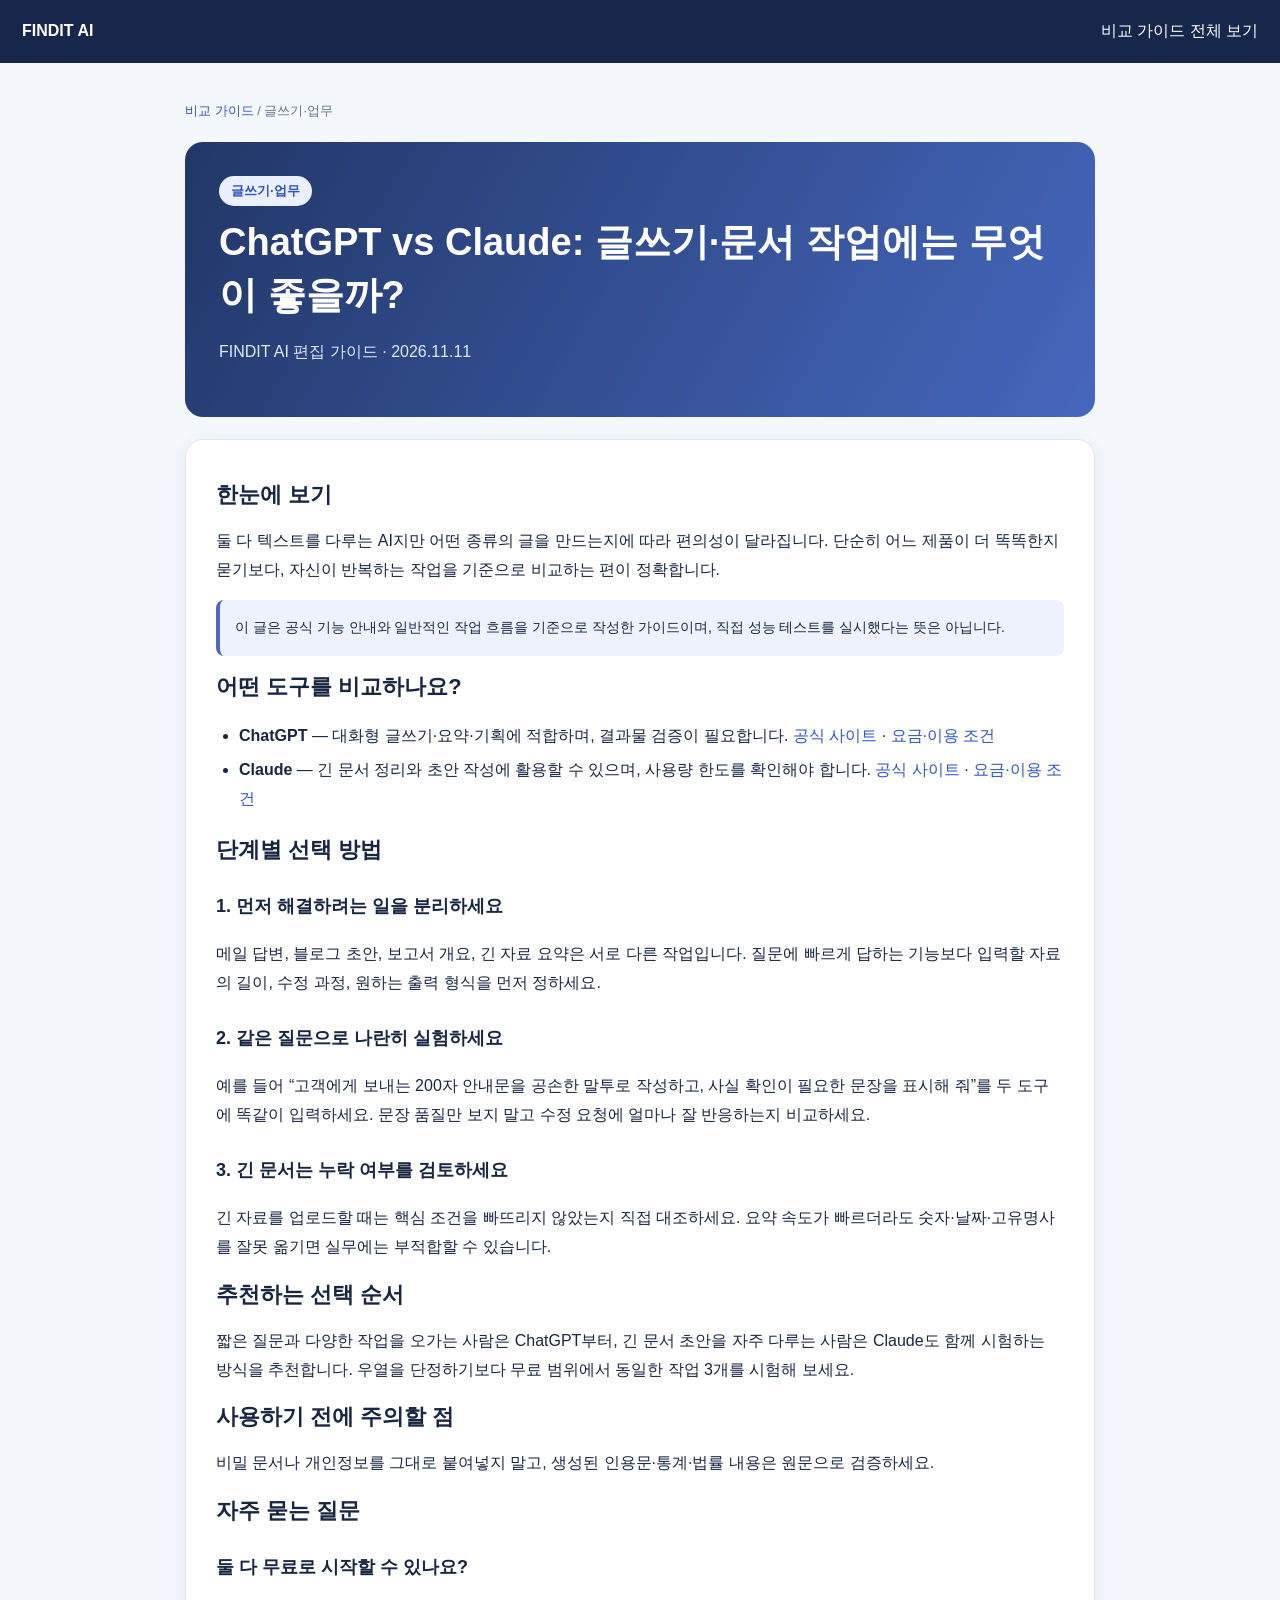
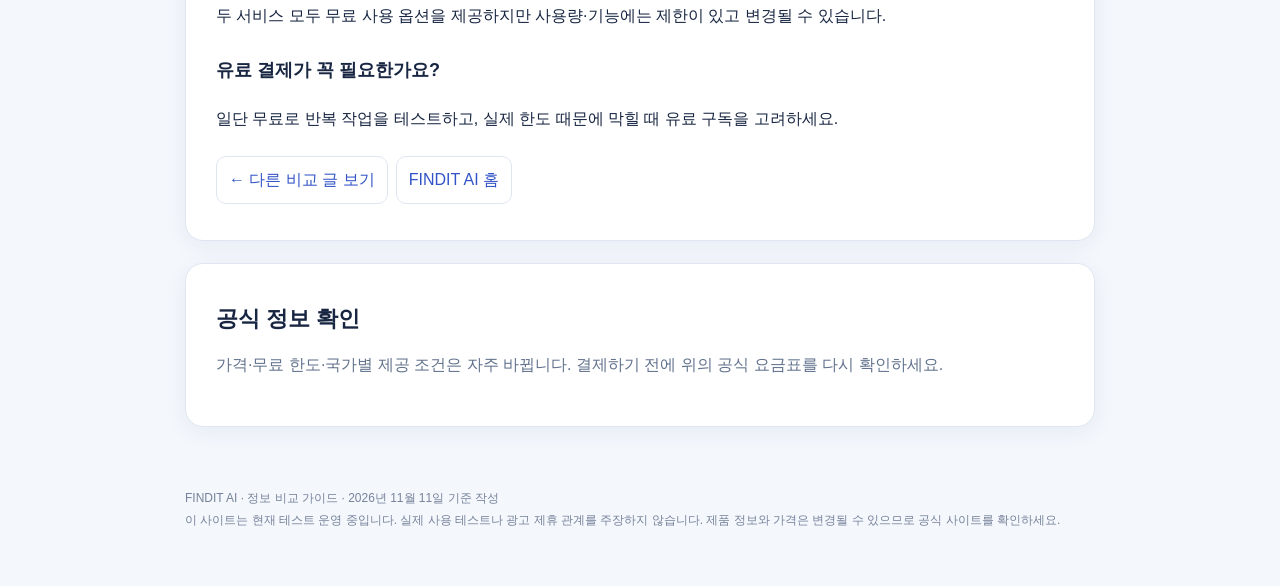
<file: articles/chatgpt-vs-claude.html>
<!DOCTYPE html>
<html lang="ko"><head><meta charset="utf-8"><meta name="viewport" content="width=device-width,initial-scale=1"><title>ChatGPT vs Claude: 글쓰기·문서 작업에는 무엇이 좋을까? | FINDIT AI</title><meta name="description" content="둘 다 텍스트를 다루는 AI지만 어떤 종류의 글을 만드는지에 따라 편의성이 달라집니다. 단순히 어느 제품이 더 똑똑한지 묻기보다, 자신이 반복하는 작업을 기준으로 비교하는 편이 정확합니다."><link rel="canonical" href="https://findit-577.github.io/findit-ai/articles/chatgpt-vs-claude.html"><link rel="stylesheet" href="style.css"></head><body><header><div class="wrap"><a href="../index.html"><strong>FINDIT AI</strong></a><a href="../articles.html">비교 가이드 전체 보기</a></div></header><main><div class="breadcrumb"><a href="../articles.html">비교 가이드</a> / 글쓰기·업무</div><section class="hero"><span class="pill">글쓰기·업무</span><h1>ChatGPT vs Claude: 글쓰기·문서 작업에는 무엇이 좋을까?</h1><p>FINDIT AI 편집 가이드 · 2026.11.11</p></section><article class="paper"><h2>한눈에 보기</h2><p>둘 다 텍스트를 다루는 AI지만 어떤 종류의 글을 만드는지에 따라 편의성이 달라집니다. 단순히 어느 제품이 더 똑똑한지 묻기보다, 자신이 반복하는 작업을 기준으로 비교하는 편이 정확합니다.</p><p class="notice">이 글은 공식 기능 안내와 일반적인 작업 흐름을 기준으로 작성한 가이드이며, 직접 성능 테스트를 실시했다는 뜻은 아닙니다.</p><h2>어떤 도구를 비교하나요?</h2><ul><li><b>ChatGPT</b> — 대화형 글쓰기·요약·기획에 적합하며, 결과물 검증이 필요합니다. <a href="https://chatgpt.com/" rel="noopener noreferrer" target="_blank">공식 사이트</a> · <a href="https://chatgpt.com/pricing/" rel="noopener noreferrer" target="_blank">요금·이용 조건</a></li><li><b>Claude</b> — 긴 문서 정리와 초안 작성에 활용할 수 있으며, 사용량 한도를 확인해야 합니다. <a href="https://claude.ai/" rel="noopener noreferrer" target="_blank">공식 사이트</a> · <a href="https://www.anthropic.com/pricing" rel="noopener noreferrer" target="_blank">요금·이용 조건</a></li></ul><h2>단계별 선택 방법</h2><h3>1. 먼저 해결하려는 일을 분리하세요</h3><p>메일 답변, 블로그 초안, 보고서 개요, 긴 자료 요약은 서로 다른 작업입니다. 질문에 빠르게 답하는 기능보다 입력할 자료의 길이, 수정 과정, 원하는 출력 형식을 먼저 정하세요.</p><h3>2. 같은 질문으로 나란히 실험하세요</h3><p>예를 들어 “고객에게 보내는 200자 안내문을 공손한 말투로 작성하고, 사실 확인이 필요한 문장을 표시해 줘”를 두 도구에 똑같이 입력하세요. 문장 품질만 보지 말고 수정 요청에 얼마나 잘 반응하는지 비교하세요.</p><h3>3. 긴 문서는 누락 여부를 검토하세요</h3><p>긴 자료를 업로드할 때는 핵심 조건을 빠뜨리지 않았는지 직접 대조하세요. 요약 속도가 빠르더라도 숫자·날짜·고유명사를 잘못 옮기면 실무에는 부적합할 수 있습니다.</p><h2>추천하는 선택 순서</h2><p>짧은 질문과 다양한 작업을 오가는 사람은 ChatGPT부터, 긴 문서 초안을 자주 다루는 사람은 Claude도 함께 시험하는 방식을 추천합니다. 우열을 단정하기보다 무료 범위에서 동일한 작업 3개를 시험해 보세요.</p><h2>사용하기 전에 주의할 점</h2><p>비밀 문서나 개인정보를 그대로 붙여넣지 말고, 생성된 인용문·통계·법률 내용은 원문으로 검증하세요.</p><h2>자주 묻는 질문</h2><h3>둘 다 무료로 시작할 수 있나요?</h3><p>두 서비스 모두 무료 사용 옵션을 제공하지만 사용량·기능에는 제한이 있고 변경될 수 있습니다.</p><h3>유료 결제가 꼭 필요한가요?</h3><p>일단 무료로 반복 작업을 테스트하고, 실제 한도 때문에 막힐 때 유료 구독을 고려하세요.</p><div class="links"><a href="../articles.html">← 다른 비교 글 보기</a><a href="../index.html">FINDIT AI 홈</a></div></article><div class="paper"><h2>공식 정보 확인</h2><p class="muted">가격·무료 한도·국가별 제공 조건은 자주 바뀝니다. 결제하기 전에 위의 공식 요금표를 다시 확인하세요.</p></div></main><footer>FINDIT AI · 정보 비교 가이드 · 2026년 11월 11일 기준 작성<br>이 사이트는 현재 테스트 운영 중입니다. 실제 사용 테스트나 광고 제휴 관계를 주장하지 않습니다. 제품 정보와 가격은 변경될 수 있으므로 공식 사이트를 확인하세요.</footer></body></html>
</file>
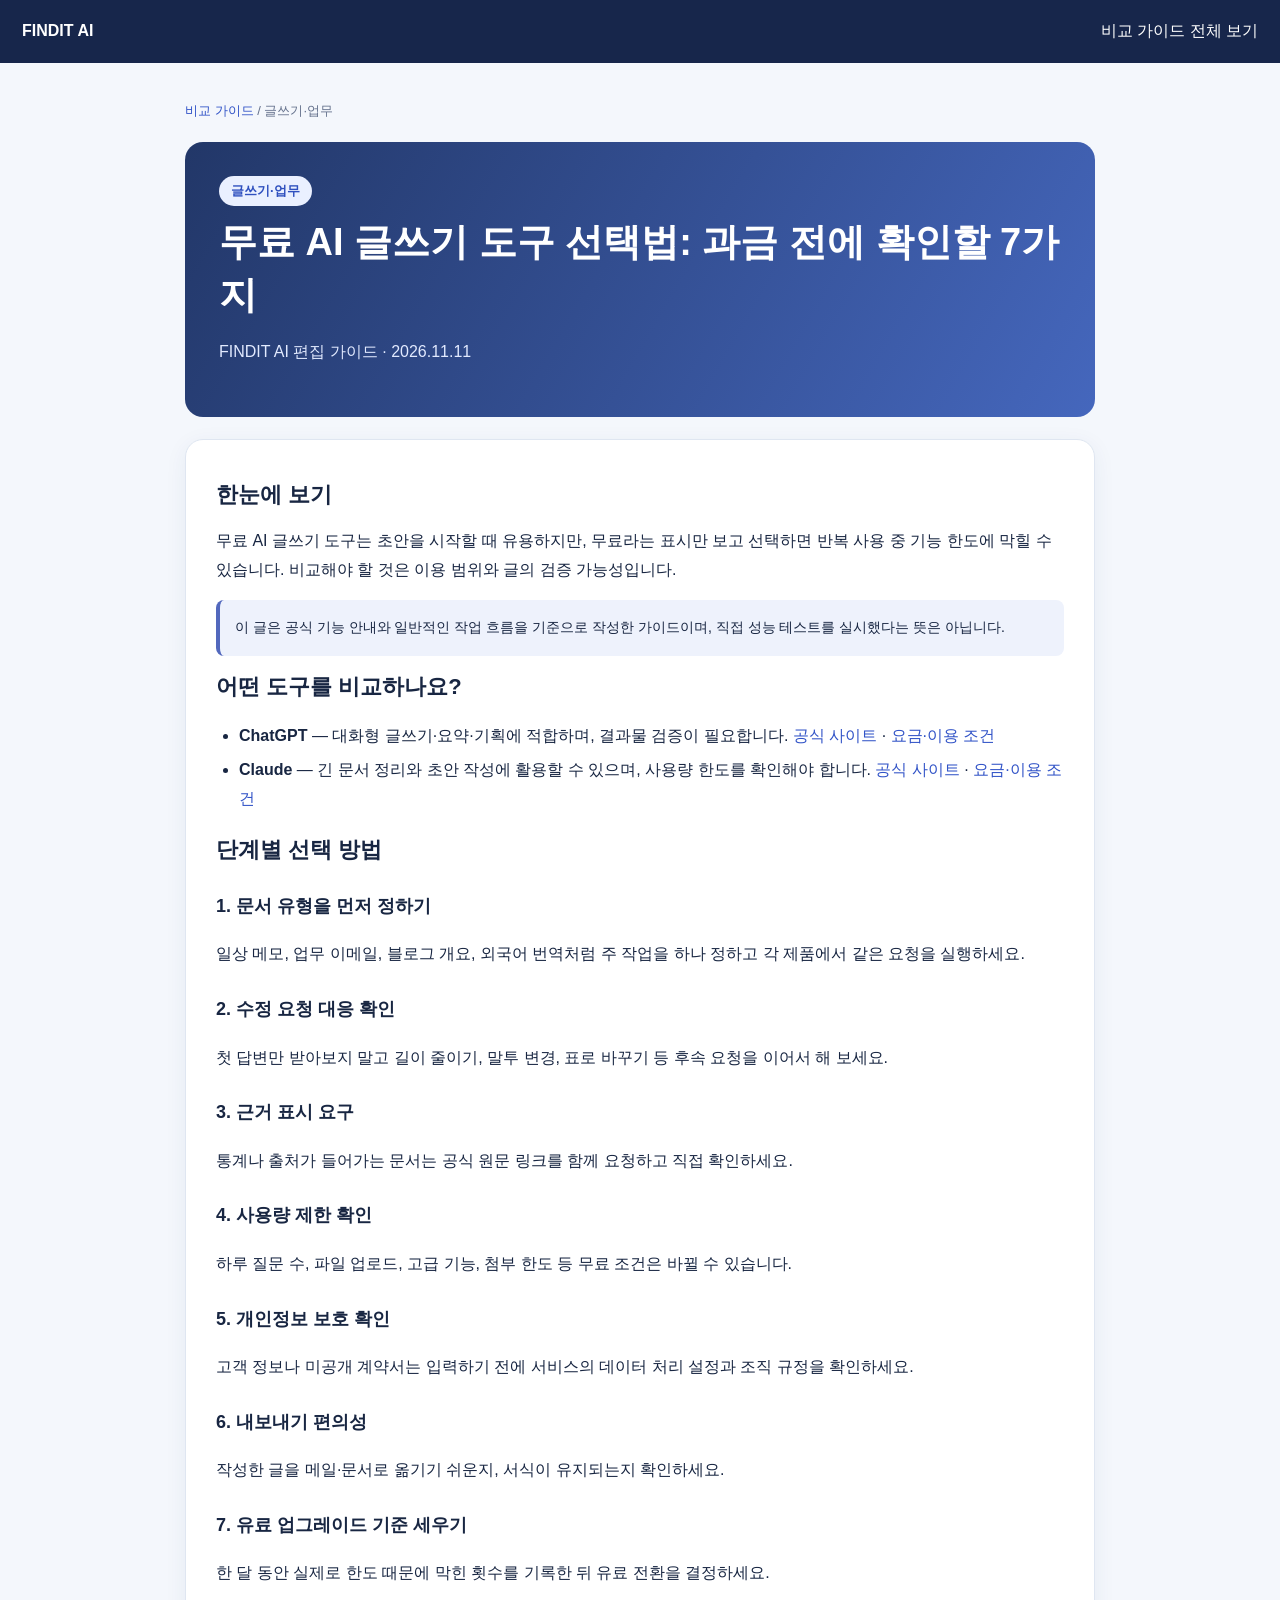
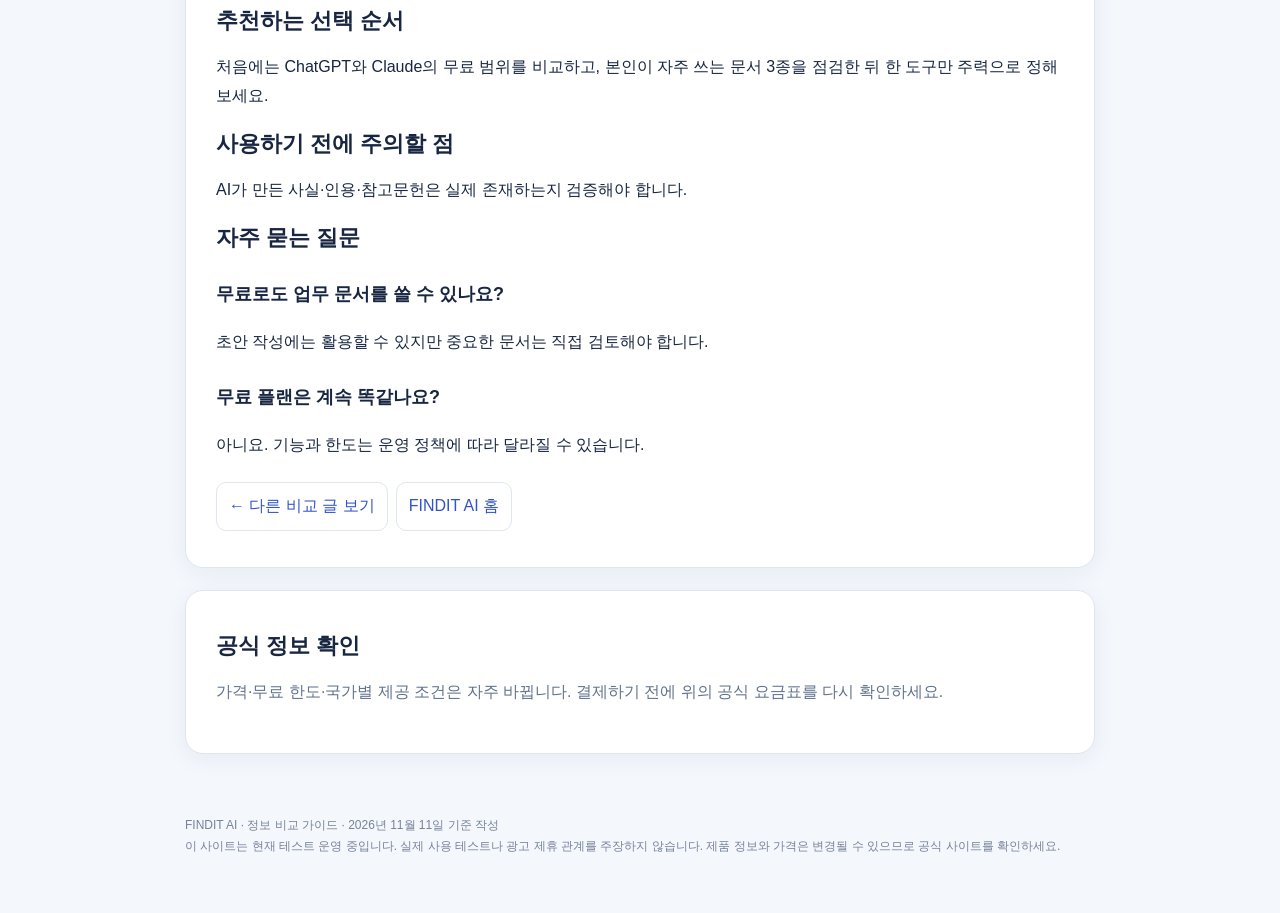
<file: articles/free-ai-writing-tools.html>
<!DOCTYPE html>
<html lang="ko"><head><meta charset="utf-8"><meta name="viewport" content="width=device-width,initial-scale=1"><title>무료 AI 글쓰기 도구 선택법: 과금 전에 확인할 7가지 | FINDIT AI</title><meta name="description" content="무료 AI 글쓰기 도구는 초안을 시작할 때 유용하지만, 무료라는 표시만 보고 선택하면 반복 사용 중 기능 한도에 막힐 수 있습니다. 비교해야 할 것은 이용 범위와 글의 검증 가능성입니다."><link rel="canonical" href="https://findit-577.github.io/findit-ai/articles/free-ai-writing-tools.html"><link rel="stylesheet" href="style.css"></head><body><header><div class="wrap"><a href="../index.html"><strong>FINDIT AI</strong></a><a href="../articles.html">비교 가이드 전체 보기</a></div></header><main><div class="breadcrumb"><a href="../articles.html">비교 가이드</a> / 글쓰기·업무</div><section class="hero"><span class="pill">글쓰기·업무</span><h1>무료 AI 글쓰기 도구 선택법: 과금 전에 확인할 7가지</h1><p>FINDIT AI 편집 가이드 · 2026.11.11</p></section><article class="paper"><h2>한눈에 보기</h2><p>무료 AI 글쓰기 도구는 초안을 시작할 때 유용하지만, 무료라는 표시만 보고 선택하면 반복 사용 중 기능 한도에 막힐 수 있습니다. 비교해야 할 것은 이용 범위와 글의 검증 가능성입니다.</p><p class="notice">이 글은 공식 기능 안내와 일반적인 작업 흐름을 기준으로 작성한 가이드이며, 직접 성능 테스트를 실시했다는 뜻은 아닙니다.</p><h2>어떤 도구를 비교하나요?</h2><ul><li><b>ChatGPT</b> — 대화형 글쓰기·요약·기획에 적합하며, 결과물 검증이 필요합니다. <a href="https://chatgpt.com/" rel="noopener noreferrer" target="_blank">공식 사이트</a> · <a href="https://chatgpt.com/pricing/" rel="noopener noreferrer" target="_blank">요금·이용 조건</a></li><li><b>Claude</b> — 긴 문서 정리와 초안 작성에 활용할 수 있으며, 사용량 한도를 확인해야 합니다. <a href="https://claude.ai/" rel="noopener noreferrer" target="_blank">공식 사이트</a> · <a href="https://www.anthropic.com/pricing" rel="noopener noreferrer" target="_blank">요금·이용 조건</a></li></ul><h2>단계별 선택 방법</h2><h3>1. 문서 유형을 먼저 정하기</h3><p>일상 메모, 업무 이메일, 블로그 개요, 외국어 번역처럼 주 작업을 하나 정하고 각 제품에서 같은 요청을 실행하세요.</p><h3>2. 수정 요청 대응 확인</h3><p>첫 답변만 받아보지 말고 길이 줄이기, 말투 변경, 표로 바꾸기 등 후속 요청을 이어서 해 보세요.</p><h3>3. 근거 표시 요구</h3><p>통계나 출처가 들어가는 문서는 공식 원문 링크를 함께 요청하고 직접 확인하세요.</p><h3>4. 사용량 제한 확인</h3><p>하루 질문 수, 파일 업로드, 고급 기능, 첨부 한도 등 무료 조건은 바뀔 수 있습니다.</p><h3>5. 개인정보 보호 확인</h3><p>고객 정보나 미공개 계약서는 입력하기 전에 서비스의 데이터 처리 설정과 조직 규정을 확인하세요.</p><h3>6. 내보내기 편의성</h3><p>작성한 글을 메일·문서로 옮기기 쉬운지, 서식이 유지되는지 확인하세요.</p><h3>7. 유료 업그레이드 기준 세우기</h3><p>한 달 동안 실제로 한도 때문에 막힌 횟수를 기록한 뒤 유료 전환을 결정하세요.</p><h2>추천하는 선택 순서</h2><p>처음에는 ChatGPT와 Claude의 무료 범위를 비교하고, 본인이 자주 쓰는 문서 3종을 점검한 뒤 한 도구만 주력으로 정해 보세요.</p><h2>사용하기 전에 주의할 점</h2><p>AI가 만든 사실·인용·참고문헌은 실제 존재하는지 검증해야 합니다.</p><h2>자주 묻는 질문</h2><h3>무료로도 업무 문서를 쓸 수 있나요?</h3><p>초안 작성에는 활용할 수 있지만 중요한 문서는 직접 검토해야 합니다.</p><h3>무료 플랜은 계속 똑같나요?</h3><p>아니요. 기능과 한도는 운영 정책에 따라 달라질 수 있습니다.</p><div class="links"><a href="../articles.html">← 다른 비교 글 보기</a><a href="../index.html">FINDIT AI 홈</a></div></article><div class="paper"><h2>공식 정보 확인</h2><p class="muted">가격·무료 한도·국가별 제공 조건은 자주 바뀝니다. 결제하기 전에 위의 공식 요금표를 다시 확인하세요.</p></div></main><footer>FINDIT AI · 정보 비교 가이드 · 2026년 11월 11일 기준 작성<br>이 사이트는 현재 테스트 운영 중입니다. 실제 사용 테스트나 광고 제휴 관계를 주장하지 않습니다. 제품 정보와 가격은 변경될 수 있으므로 공식 사이트를 확인하세요.</footer></body></html>
</file>
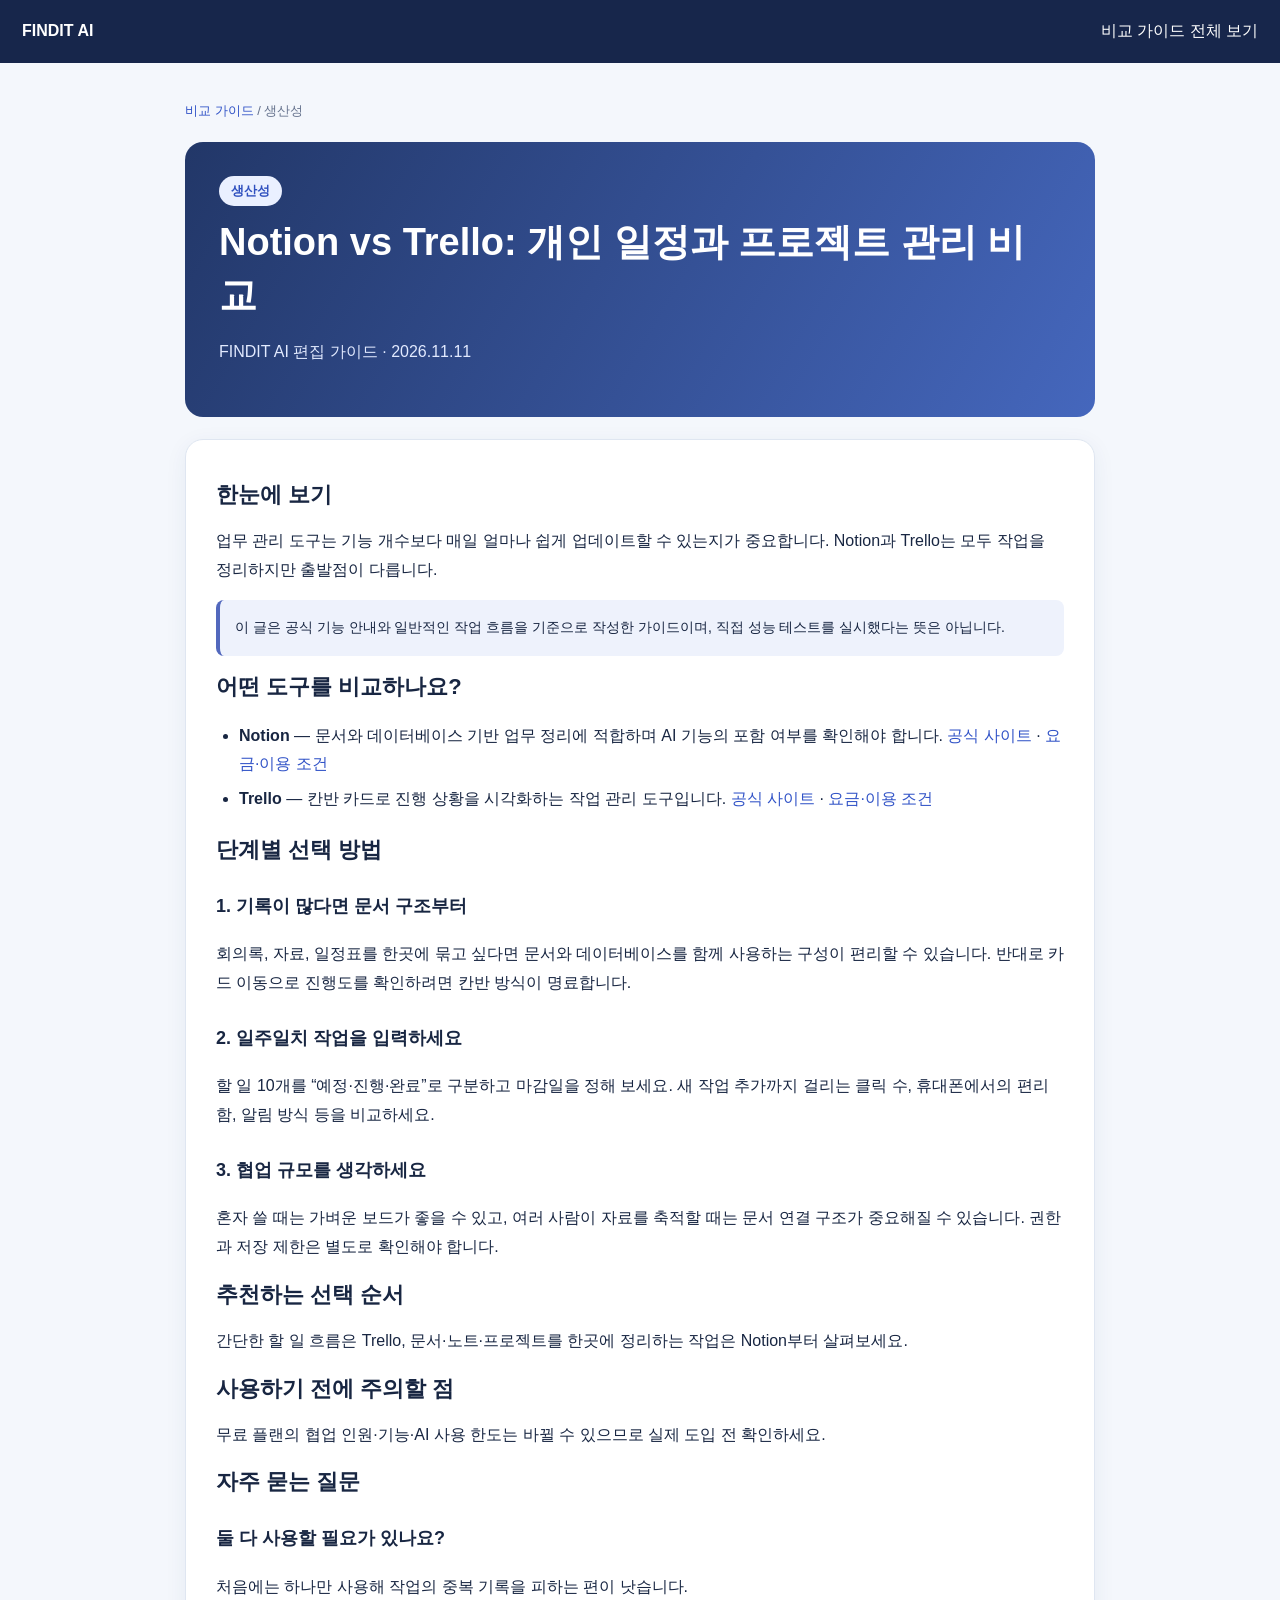
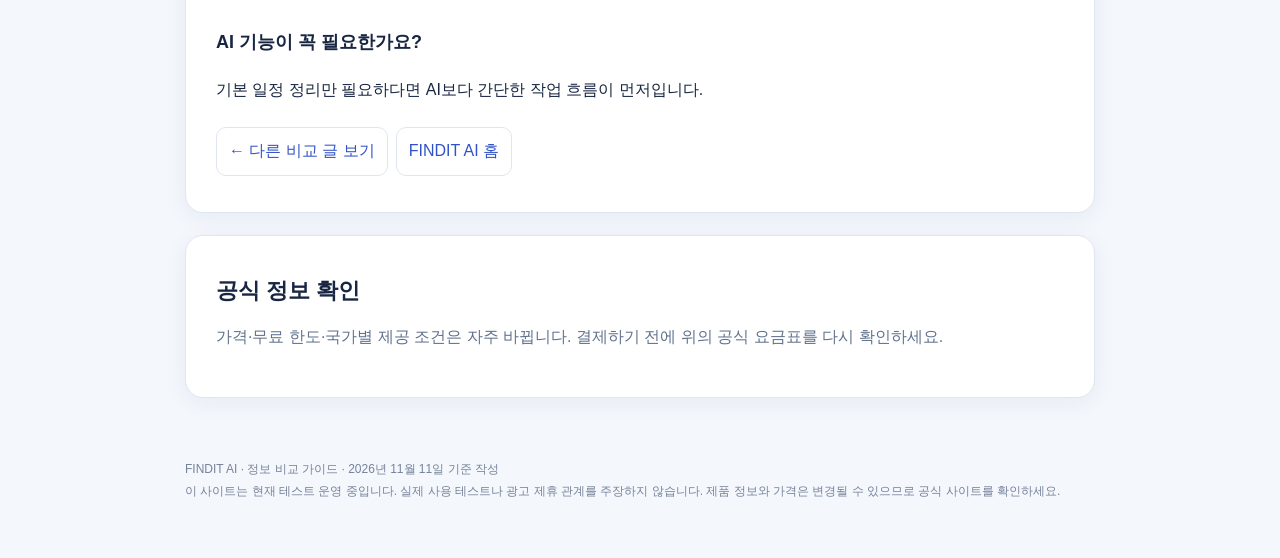
<file: articles/notion-vs-trello.html>
<!DOCTYPE html>
<html lang="ko"><head><meta charset="utf-8"><meta name="viewport" content="width=device-width,initial-scale=1"><title>Notion vs Trello: 개인 일정과 프로젝트 관리 비교 | FINDIT AI</title><meta name="description" content="업무 관리 도구는 기능 개수보다 매일 얼마나 쉽게 업데이트할 수 있는지가 중요합니다. Notion과 Trello는 모두 작업을 정리하지만 출발점이 다릅니다."><link rel="canonical" href="https://findit-577.github.io/findit-ai/articles/notion-vs-trello.html"><link rel="stylesheet" href="style.css"></head><body><header><div class="wrap"><a href="../index.html"><strong>FINDIT AI</strong></a><a href="../articles.html">비교 가이드 전체 보기</a></div></header><main><div class="breadcrumb"><a href="../articles.html">비교 가이드</a> / 생산성</div><section class="hero"><span class="pill">생산성</span><h1>Notion vs Trello: 개인 일정과 프로젝트 관리 비교</h1><p>FINDIT AI 편집 가이드 · 2026.11.11</p></section><article class="paper"><h2>한눈에 보기</h2><p>업무 관리 도구는 기능 개수보다 매일 얼마나 쉽게 업데이트할 수 있는지가 중요합니다. Notion과 Trello는 모두 작업을 정리하지만 출발점이 다릅니다.</p><p class="notice">이 글은 공식 기능 안내와 일반적인 작업 흐름을 기준으로 작성한 가이드이며, 직접 성능 테스트를 실시했다는 뜻은 아닙니다.</p><h2>어떤 도구를 비교하나요?</h2><ul><li><b>Notion</b> — 문서와 데이터베이스 기반 업무 정리에 적합하며 AI 기능의 포함 여부를 확인해야 합니다. <a href="https://www.notion.so/" rel="noopener noreferrer" target="_blank">공식 사이트</a> · <a href="https://www.notion.so/pricing" rel="noopener noreferrer" target="_blank">요금·이용 조건</a></li><li><b>Trello</b> — 칸반 카드로 진행 상황을 시각화하는 작업 관리 도구입니다. <a href="https://trello.com/" rel="noopener noreferrer" target="_blank">공식 사이트</a> · <a href="https://trello.com/pricing" rel="noopener noreferrer" target="_blank">요금·이용 조건</a></li></ul><h2>단계별 선택 방법</h2><h3>1. 기록이 많다면 문서 구조부터</h3><p>회의록, 자료, 일정표를 한곳에 묶고 싶다면 문서와 데이터베이스를 함께 사용하는 구성이 편리할 수 있습니다. 반대로 카드 이동으로 진행도를 확인하려면 칸반 방식이 명료합니다.</p><h3>2. 일주일치 작업을 입력하세요</h3><p>할 일 10개를 “예정·진행·완료”로 구분하고 마감일을 정해 보세요. 새 작업 추가까지 걸리는 클릭 수, 휴대폰에서의 편리함, 알림 방식 등을 비교하세요.</p><h3>3. 협업 규모를 생각하세요</h3><p>혼자 쓸 때는 가벼운 보드가 좋을 수 있고, 여러 사람이 자료를 축적할 때는 문서 연결 구조가 중요해질 수 있습니다. 권한과 저장 제한은 별도로 확인해야 합니다.</p><h2>추천하는 선택 순서</h2><p>간단한 할 일 흐름은 Trello, 문서·노트·프로젝트를 한곳에 정리하는 작업은 Notion부터 살펴보세요.</p><h2>사용하기 전에 주의할 점</h2><p>무료 플랜의 협업 인원·기능·AI 사용 한도는 바뀔 수 있으므로 실제 도입 전 확인하세요.</p><h2>자주 묻는 질문</h2><h3>둘 다 사용할 필요가 있나요?</h3><p>처음에는 하나만 사용해 작업의 중복 기록을 피하는 편이 낫습니다.</p><h3>AI 기능이 꼭 필요한가요?</h3><p>기본 일정 정리만 필요하다면 AI보다 간단한 작업 흐름이 먼저입니다.</p><div class="links"><a href="../articles.html">← 다른 비교 글 보기</a><a href="../index.html">FINDIT AI 홈</a></div></article><div class="paper"><h2>공식 정보 확인</h2><p class="muted">가격·무료 한도·국가별 제공 조건은 자주 바뀝니다. 결제하기 전에 위의 공식 요금표를 다시 확인하세요.</p></div></main><footer>FINDIT AI · 정보 비교 가이드 · 2026년 11월 11일 기준 작성<br>이 사이트는 현재 테스트 운영 중입니다. 실제 사용 테스트나 광고 제휴 관계를 주장하지 않습니다. 제품 정보와 가격은 변경될 수 있으므로 공식 사이트를 확인하세요.</footer></body></html>
</file>
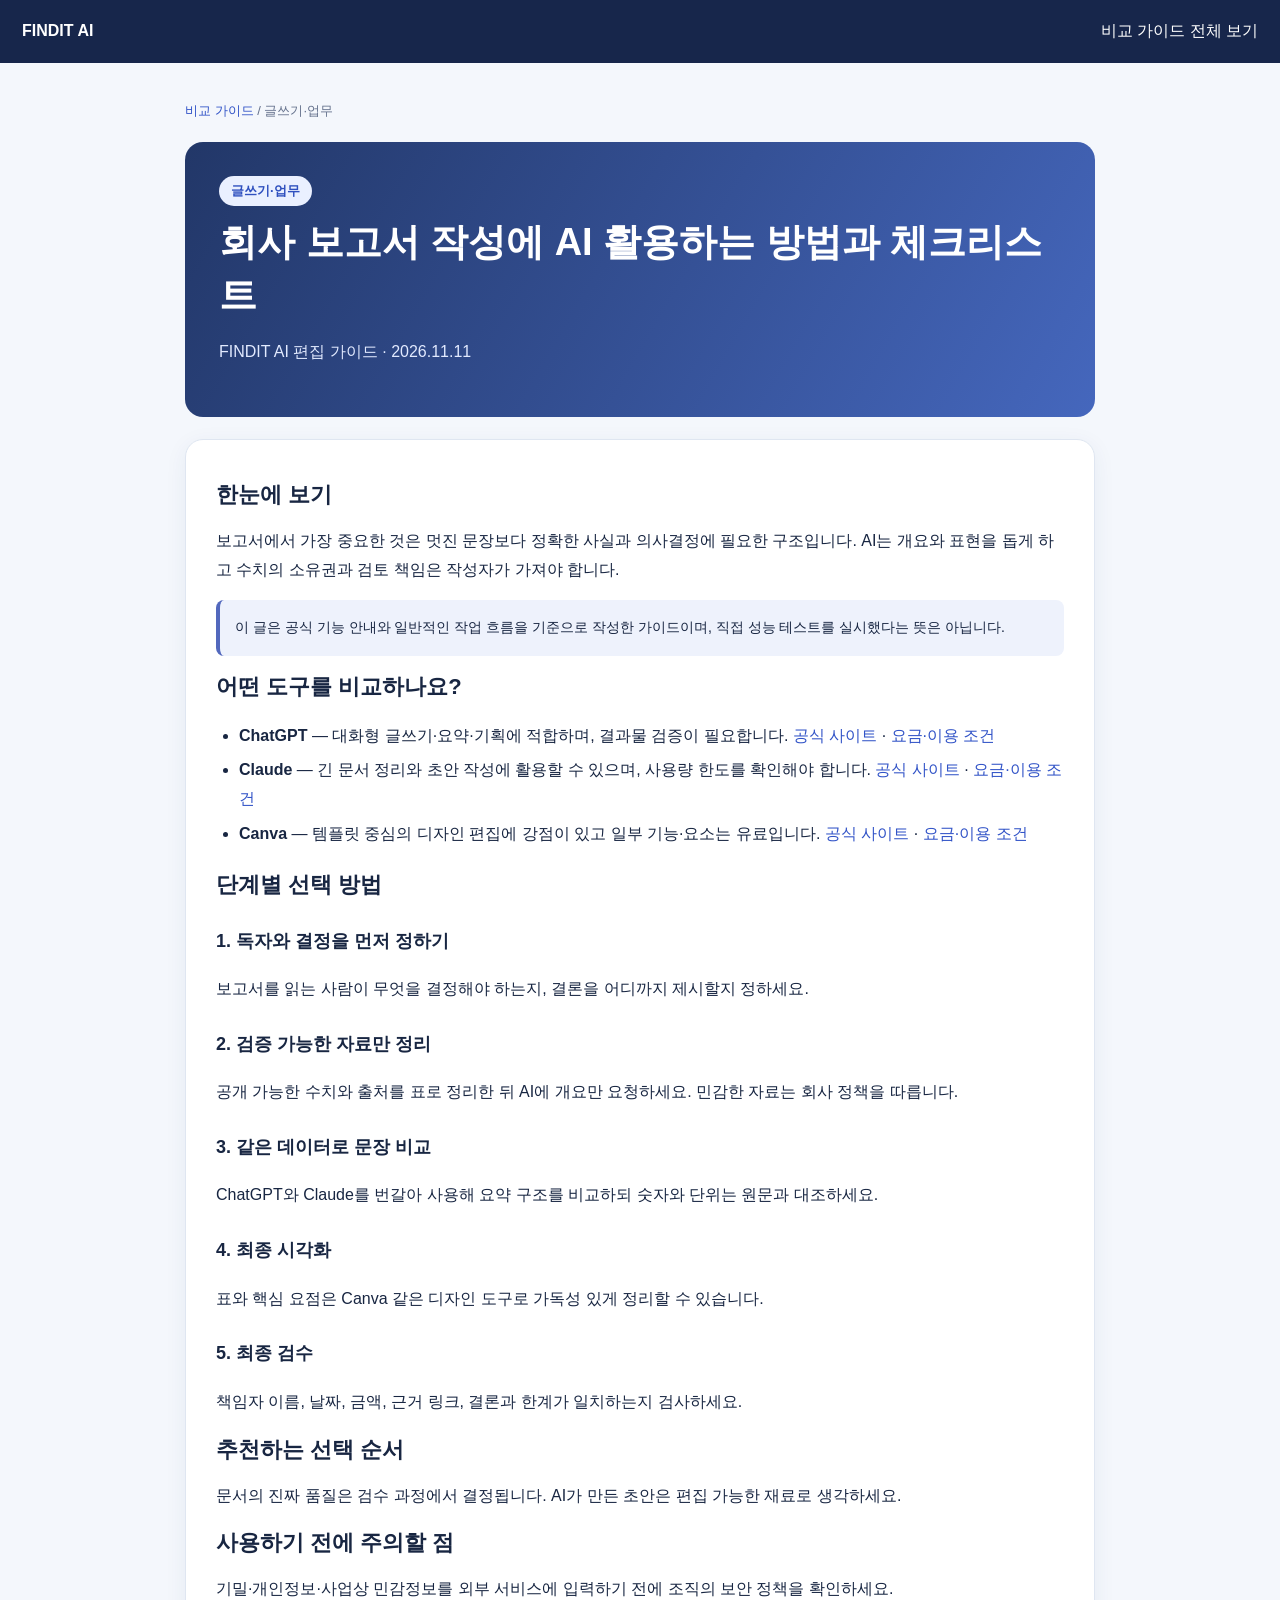
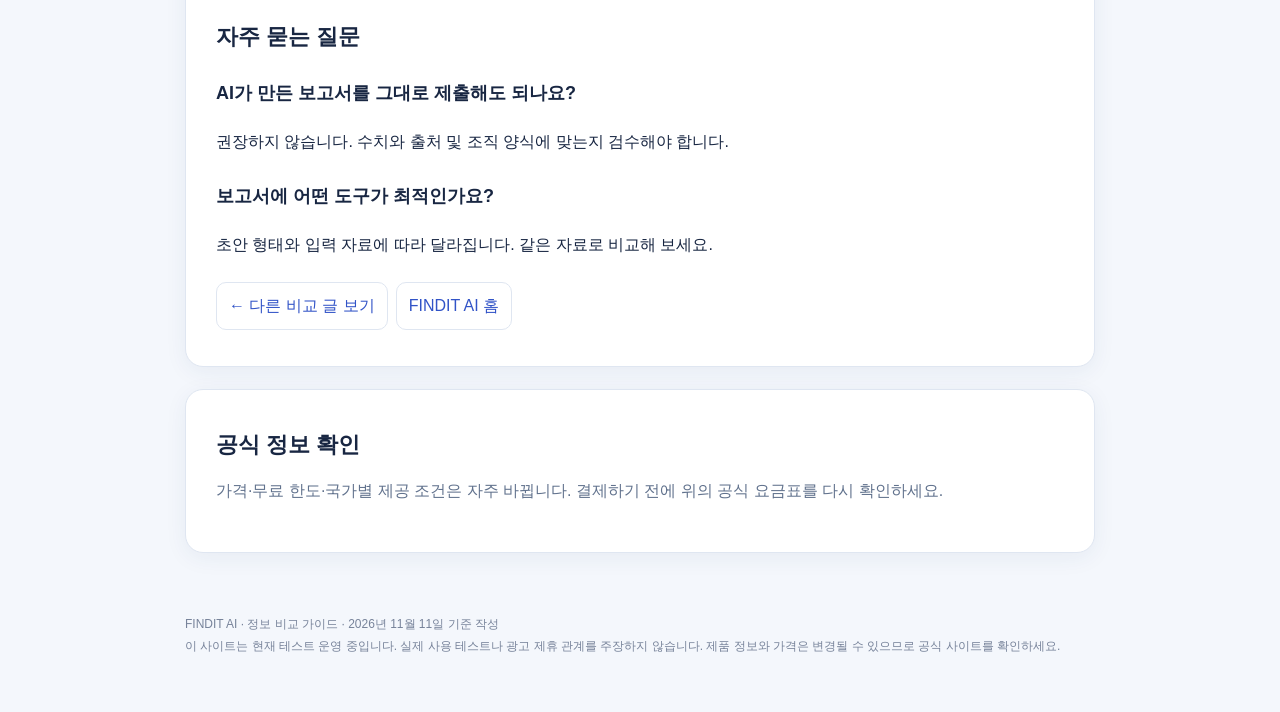
<file: articles/office-report-ai-workflow.html>
<!DOCTYPE html>
<html lang="ko"><head><meta charset="utf-8"><meta name="viewport" content="width=device-width,initial-scale=1"><title>회사 보고서 작성에 AI 활용하는 방법과 체크리스트 | FINDIT AI</title><meta name="description" content="보고서에서 가장 중요한 것은 멋진 문장보다 정확한 사실과 의사결정에 필요한 구조입니다. AI는 개요와 표현을 돕게 하고 수치의 소유권과 검토 책임은 작성자가 가져야 합니다."><link rel="canonical" href="https://findit-577.github.io/findit-ai/articles/office-report-ai-workflow.html"><link rel="stylesheet" href="style.css"></head><body><header><div class="wrap"><a href="../index.html"><strong>FINDIT AI</strong></a><a href="../articles.html">비교 가이드 전체 보기</a></div></header><main><div class="breadcrumb"><a href="../articles.html">비교 가이드</a> / 글쓰기·업무</div><section class="hero"><span class="pill">글쓰기·업무</span><h1>회사 보고서 작성에 AI 활용하는 방법과 체크리스트</h1><p>FINDIT AI 편집 가이드 · 2026.11.11</p></section><article class="paper"><h2>한눈에 보기</h2><p>보고서에서 가장 중요한 것은 멋진 문장보다 정확한 사실과 의사결정에 필요한 구조입니다. AI는 개요와 표현을 돕게 하고 수치의 소유권과 검토 책임은 작성자가 가져야 합니다.</p><p class="notice">이 글은 공식 기능 안내와 일반적인 작업 흐름을 기준으로 작성한 가이드이며, 직접 성능 테스트를 실시했다는 뜻은 아닙니다.</p><h2>어떤 도구를 비교하나요?</h2><ul><li><b>ChatGPT</b> — 대화형 글쓰기·요약·기획에 적합하며, 결과물 검증이 필요합니다. <a href="https://chatgpt.com/" rel="noopener noreferrer" target="_blank">공식 사이트</a> · <a href="https://chatgpt.com/pricing/" rel="noopener noreferrer" target="_blank">요금·이용 조건</a></li><li><b>Claude</b> — 긴 문서 정리와 초안 작성에 활용할 수 있으며, 사용량 한도를 확인해야 합니다. <a href="https://claude.ai/" rel="noopener noreferrer" target="_blank">공식 사이트</a> · <a href="https://www.anthropic.com/pricing" rel="noopener noreferrer" target="_blank">요금·이용 조건</a></li><li><b>Canva</b> — 템플릿 중심의 디자인 편집에 강점이 있고 일부 기능·요소는 유료입니다. <a href="https://www.canva.com/" rel="noopener noreferrer" target="_blank">공식 사이트</a> · <a href="https://www.canva.com/ko_kr/pricing/" rel="noopener noreferrer" target="_blank">요금·이용 조건</a></li></ul><h2>단계별 선택 방법</h2><h3>1. 독자와 결정을 먼저 정하기</h3><p>보고서를 읽는 사람이 무엇을 결정해야 하는지, 결론을 어디까지 제시할지 정하세요.</p><h3>2. 검증 가능한 자료만 정리</h3><p>공개 가능한 수치와 출처를 표로 정리한 뒤 AI에 개요만 요청하세요. 민감한 자료는 회사 정책을 따릅니다.</p><h3>3. 같은 데이터로 문장 비교</h3><p>ChatGPT와 Claude를 번갈아 사용해 요약 구조를 비교하되 숫자와 단위는 원문과 대조하세요.</p><h3>4. 최종 시각화</h3><p>표와 핵심 요점은 Canva 같은 디자인 도구로 가독성 있게 정리할 수 있습니다.</p><h3>5. 최종 검수</h3><p>책임자 이름, 날짜, 금액, 근거 링크, 결론과 한계가 일치하는지 검사하세요.</p><h2>추천하는 선택 순서</h2><p>문서의 진짜 품질은 검수 과정에서 결정됩니다. AI가 만든 초안은 편집 가능한 재료로 생각하세요.</p><h2>사용하기 전에 주의할 점</h2><p>기밀·개인정보·사업상 민감정보를 외부 서비스에 입력하기 전에 조직의 보안 정책을 확인하세요.</p><h2>자주 묻는 질문</h2><h3>AI가 만든 보고서를 그대로 제출해도 되나요?</h3><p>권장하지 않습니다. 수치와 출처 및 조직 양식에 맞는지 검수해야 합니다.</p><h3>보고서에 어떤 도구가 최적인가요?</h3><p>초안 형태와 입력 자료에 따라 달라집니다. 같은 자료로 비교해 보세요.</p><div class="links"><a href="../articles.html">← 다른 비교 글 보기</a><a href="../index.html">FINDIT AI 홈</a></div></article><div class="paper"><h2>공식 정보 확인</h2><p class="muted">가격·무료 한도·국가별 제공 조건은 자주 바뀝니다. 결제하기 전에 위의 공식 요금표를 다시 확인하세요.</p></div></main><footer>FINDIT AI · 정보 비교 가이드 · 2026년 11월 11일 기준 작성<br>이 사이트는 현재 테스트 운영 중입니다. 실제 사용 테스트나 광고 제휴 관계를 주장하지 않습니다. 제품 정보와 가격은 변경될 수 있으므로 공식 사이트를 확인하세요.</footer></body></html>
</file>
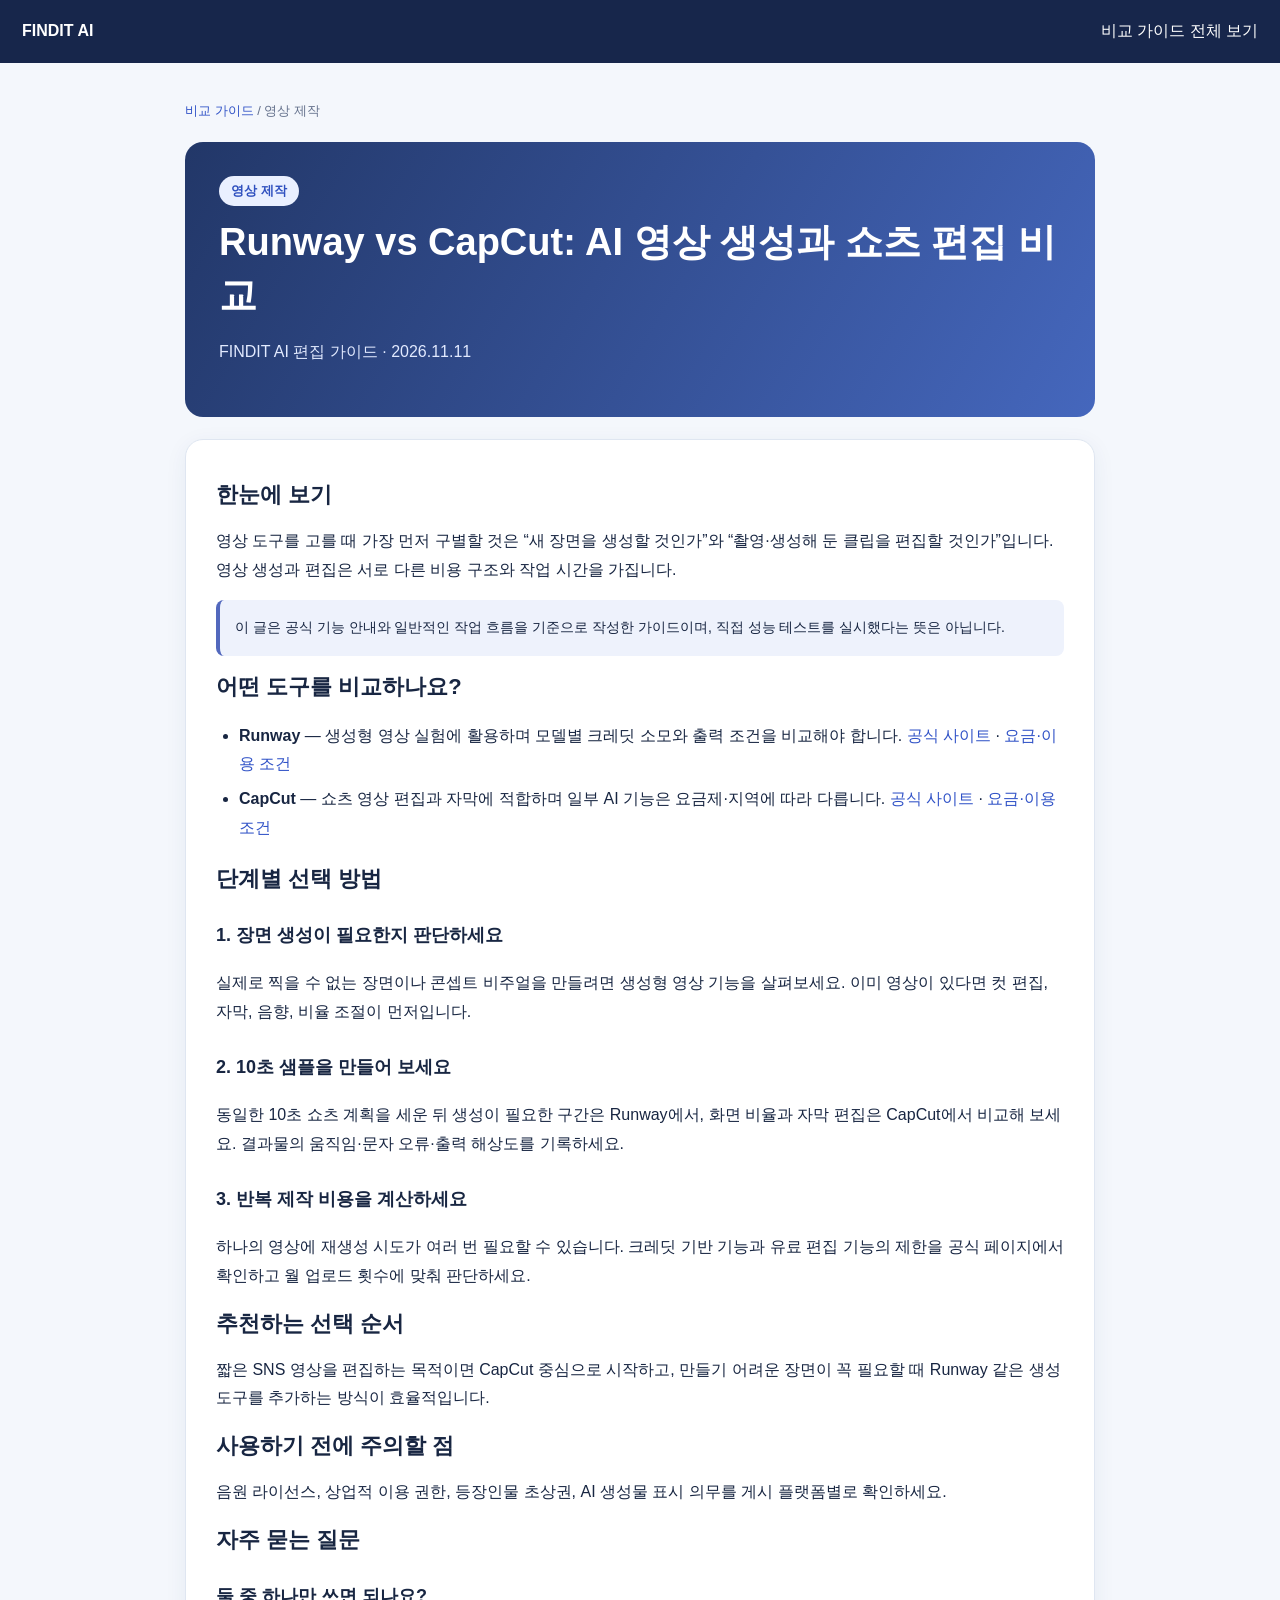
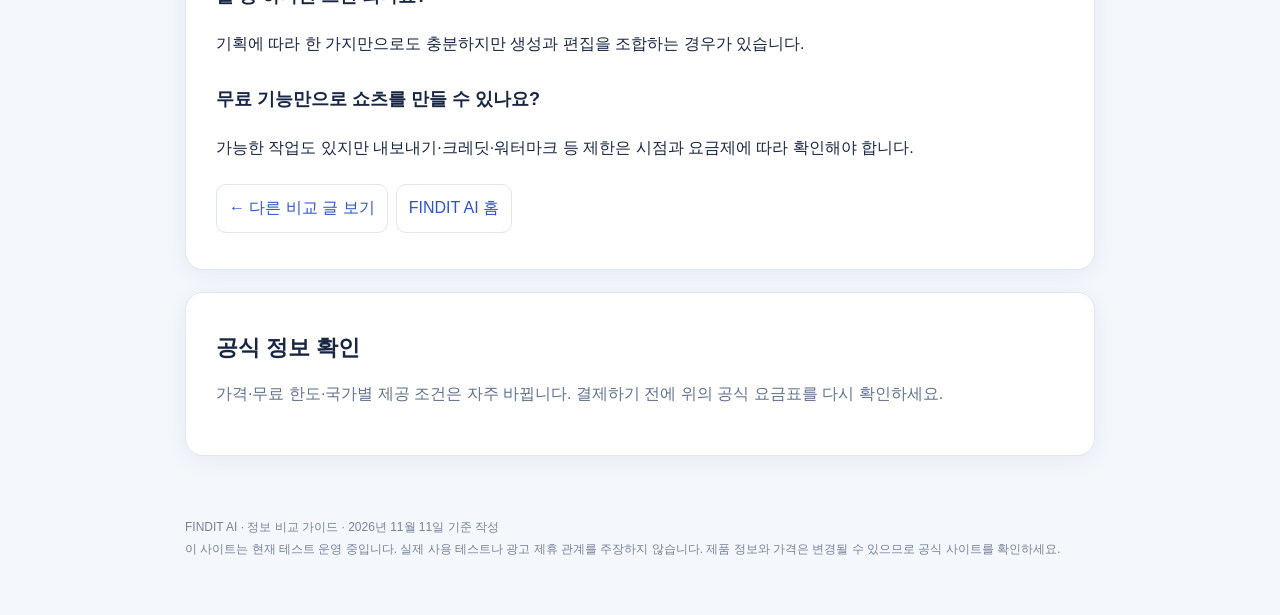
<file: articles/runway-vs-capcut.html>
<!DOCTYPE html>
<html lang="ko"><head><meta charset="utf-8"><meta name="viewport" content="width=device-width,initial-scale=1"><title>Runway vs CapCut: AI 영상 생성과 쇼츠 편집 비교 | FINDIT AI</title><meta name="description" content="영상 도구를 고를 때 가장 먼저 구별할 것은 “새 장면을 생성할 것인가”와 “촬영·생성해 둔 클립을 편집할 것인가”입니다. 영상 생성과 편집은 서로 다른 비용 구조와 작업 시간을 가집니다."><link rel="canonical" href="https://findit-577.github.io/findit-ai/articles/runway-vs-capcut.html"><link rel="stylesheet" href="style.css"></head><body><header><div class="wrap"><a href="../index.html"><strong>FINDIT AI</strong></a><a href="../articles.html">비교 가이드 전체 보기</a></div></header><main><div class="breadcrumb"><a href="../articles.html">비교 가이드</a> / 영상 제작</div><section class="hero"><span class="pill">영상 제작</span><h1>Runway vs CapCut: AI 영상 생성과 쇼츠 편집 비교</h1><p>FINDIT AI 편집 가이드 · 2026.11.11</p></section><article class="paper"><h2>한눈에 보기</h2><p>영상 도구를 고를 때 가장 먼저 구별할 것은 “새 장면을 생성할 것인가”와 “촬영·생성해 둔 클립을 편집할 것인가”입니다. 영상 생성과 편집은 서로 다른 비용 구조와 작업 시간을 가집니다.</p><p class="notice">이 글은 공식 기능 안내와 일반적인 작업 흐름을 기준으로 작성한 가이드이며, 직접 성능 테스트를 실시했다는 뜻은 아닙니다.</p><h2>어떤 도구를 비교하나요?</h2><ul><li><b>Runway</b> — 생성형 영상 실험에 활용하며 모델별 크레딧 소모와 출력 조건을 비교해야 합니다. <a href="https://runwayml.com/" rel="noopener noreferrer" target="_blank">공식 사이트</a> · <a href="https://runwayml.com/pricing" rel="noopener noreferrer" target="_blank">요금·이용 조건</a></li><li><b>CapCut</b> — 쇼츠 영상 편집과 자막에 적합하며 일부 AI 기능은 요금제·지역에 따라 다릅니다. <a href="https://www.capcut.com/" rel="noopener noreferrer" target="_blank">공식 사이트</a> · <a href="https://www.capcut.com/" rel="noopener noreferrer" target="_blank">요금·이용 조건</a></li></ul><h2>단계별 선택 방법</h2><h3>1. 장면 생성이 필요한지 판단하세요</h3><p>실제로 찍을 수 없는 장면이나 콘셉트 비주얼을 만들려면 생성형 영상 기능을 살펴보세요. 이미 영상이 있다면 컷 편집, 자막, 음향, 비율 조절이 먼저입니다.</p><h3>2. 10초 샘플을 만들어 보세요</h3><p>동일한 10초 쇼츠 계획을 세운 뒤 생성이 필요한 구간은 Runway에서, 화면 비율과 자막 편집은 CapCut에서 비교해 보세요. 결과물의 움직임·문자 오류·출력 해상도를 기록하세요.</p><h3>3. 반복 제작 비용을 계산하세요</h3><p>하나의 영상에 재생성 시도가 여러 번 필요할 수 있습니다. 크레딧 기반 기능과 유료 편집 기능의 제한을 공식 페이지에서 확인하고 월 업로드 횟수에 맞춰 판단하세요.</p><h2>추천하는 선택 순서</h2><p>짧은 SNS 영상을 편집하는 목적이면 CapCut 중심으로 시작하고, 만들기 어려운 장면이 꼭 필요할 때 Runway 같은 생성 도구를 추가하는 방식이 효율적입니다.</p><h2>사용하기 전에 주의할 점</h2><p>음원 라이선스, 상업적 이용 권한, 등장인물 초상권, AI 생성물 표시 의무를 게시 플랫폼별로 확인하세요.</p><h2>자주 묻는 질문</h2><h3>둘 중 하나만 쓰면 되나요?</h3><p>기획에 따라 한 가지만으로도 충분하지만 생성과 편집을 조합하는 경우가 있습니다.</p><h3>무료 기능만으로 쇼츠를 만들 수 있나요?</h3><p>가능한 작업도 있지만 내보내기·크레딧·워터마크 등 제한은 시점과 요금제에 따라 확인해야 합니다.</p><div class="links"><a href="../articles.html">← 다른 비교 글 보기</a><a href="../index.html">FINDIT AI 홈</a></div></article><div class="paper"><h2>공식 정보 확인</h2><p class="muted">가격·무료 한도·국가별 제공 조건은 자주 바뀝니다. 결제하기 전에 위의 공식 요금표를 다시 확인하세요.</p></div></main><footer>FINDIT AI · 정보 비교 가이드 · 2026년 11월 11일 기준 작성<br>이 사이트는 현재 테스트 운영 중입니다. 실제 사용 테스트나 광고 제휴 관계를 주장하지 않습니다. 제품 정보와 가격은 변경될 수 있으므로 공식 사이트를 확인하세요.</footer></body></html>
</file>
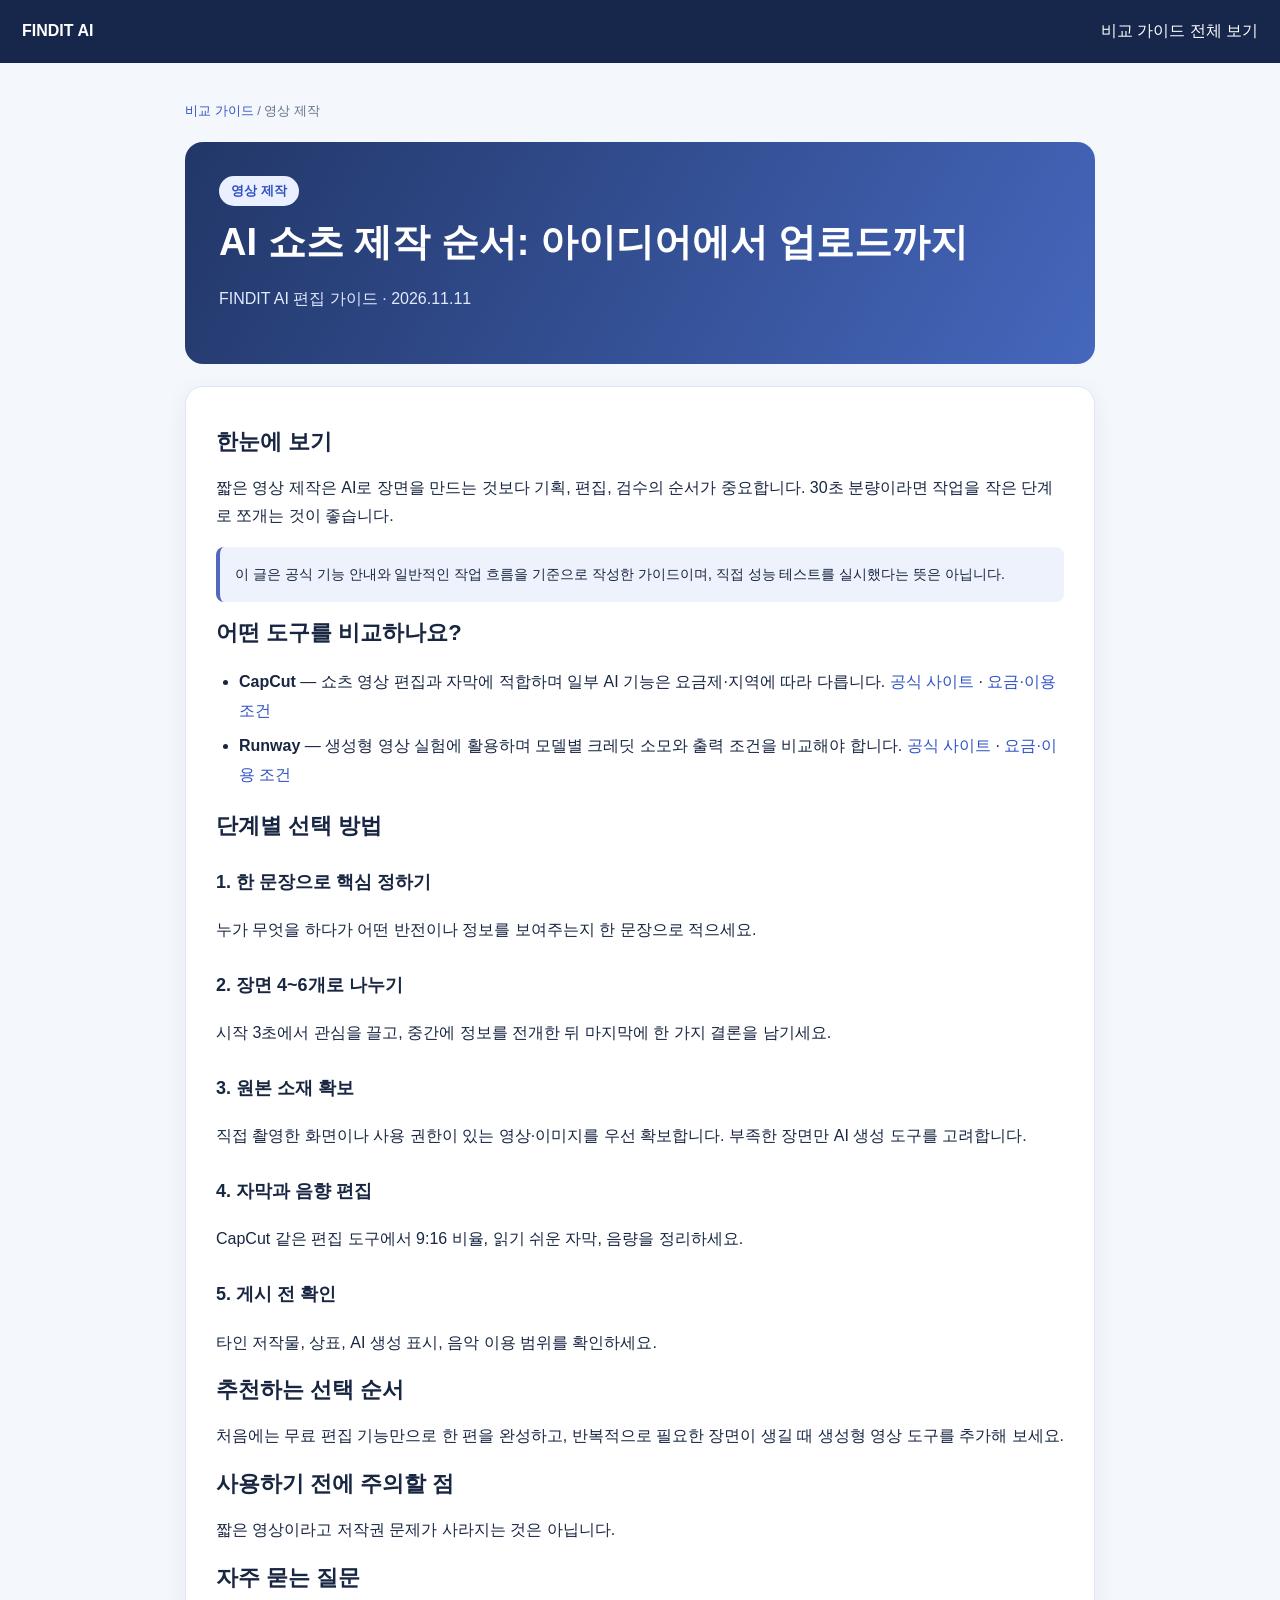
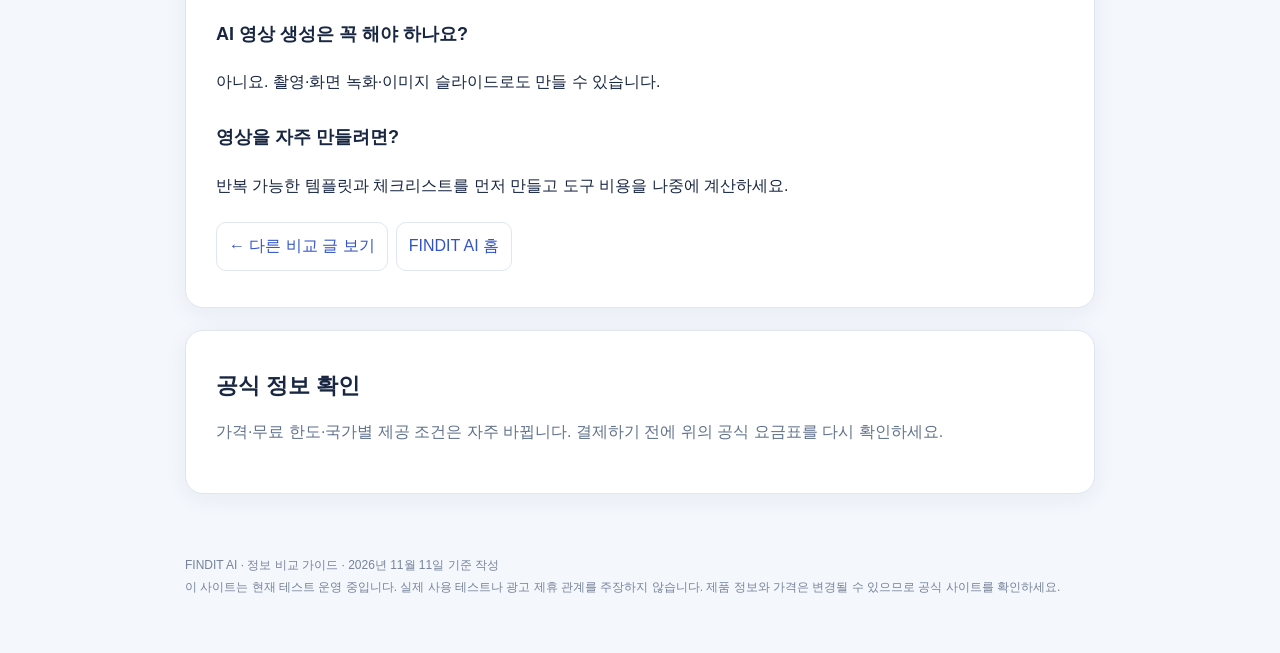
<file: articles/short-form-video-workflow.html>
<!DOCTYPE html>
<html lang="ko"><head><meta charset="utf-8"><meta name="viewport" content="width=device-width,initial-scale=1"><title>AI 쇼츠 제작 순서: 아이디어에서 업로드까지 | FINDIT AI</title><meta name="description" content="짧은 영상 제작은 AI로 장면을 만드는 것보다 기획, 편집, 검수의 순서가 중요합니다. 30초 분량이라면 작업을 작은 단계로 쪼개는 것이 좋습니다."><link rel="canonical" href="https://findit-577.github.io/findit-ai/articles/short-form-video-workflow.html"><link rel="stylesheet" href="style.css"></head><body><header><div class="wrap"><a href="../index.html"><strong>FINDIT AI</strong></a><a href="../articles.html">비교 가이드 전체 보기</a></div></header><main><div class="breadcrumb"><a href="../articles.html">비교 가이드</a> / 영상 제작</div><section class="hero"><span class="pill">영상 제작</span><h1>AI 쇼츠 제작 순서: 아이디어에서 업로드까지</h1><p>FINDIT AI 편집 가이드 · 2026.11.11</p></section><article class="paper"><h2>한눈에 보기</h2><p>짧은 영상 제작은 AI로 장면을 만드는 것보다 기획, 편집, 검수의 순서가 중요합니다. 30초 분량이라면 작업을 작은 단계로 쪼개는 것이 좋습니다.</p><p class="notice">이 글은 공식 기능 안내와 일반적인 작업 흐름을 기준으로 작성한 가이드이며, 직접 성능 테스트를 실시했다는 뜻은 아닙니다.</p><h2>어떤 도구를 비교하나요?</h2><ul><li><b>CapCut</b> — 쇼츠 영상 편집과 자막에 적합하며 일부 AI 기능은 요금제·지역에 따라 다릅니다. <a href="https://www.capcut.com/" rel="noopener noreferrer" target="_blank">공식 사이트</a> · <a href="https://www.capcut.com/" rel="noopener noreferrer" target="_blank">요금·이용 조건</a></li><li><b>Runway</b> — 생성형 영상 실험에 활용하며 모델별 크레딧 소모와 출력 조건을 비교해야 합니다. <a href="https://runwayml.com/" rel="noopener noreferrer" target="_blank">공식 사이트</a> · <a href="https://runwayml.com/pricing" rel="noopener noreferrer" target="_blank">요금·이용 조건</a></li></ul><h2>단계별 선택 방법</h2><h3>1. 한 문장으로 핵심 정하기</h3><p>누가 무엇을 하다가 어떤 반전이나 정보를 보여주는지 한 문장으로 적으세요.</p><h3>2. 장면 4~6개로 나누기</h3><p>시작 3초에서 관심을 끌고, 중간에 정보를 전개한 뒤 마지막에 한 가지 결론을 남기세요.</p><h3>3. 원본 소재 확보</h3><p>직접 촬영한 화면이나 사용 권한이 있는 영상·이미지를 우선 확보합니다. 부족한 장면만 AI 생성 도구를 고려합니다.</p><h3>4. 자막과 음향 편집</h3><p>CapCut 같은 편집 도구에서 9:16 비율, 읽기 쉬운 자막, 음량을 정리하세요.</p><h3>5. 게시 전 확인</h3><p>타인 저작물, 상표, AI 생성 표시, 음악 이용 범위를 확인하세요.</p><h2>추천하는 선택 순서</h2><p>처음에는 무료 편집 기능만으로 한 편을 완성하고, 반복적으로 필요한 장면이 생길 때 생성형 영상 도구를 추가해 보세요.</p><h2>사용하기 전에 주의할 점</h2><p>짧은 영상이라고 저작권 문제가 사라지는 것은 아닙니다.</p><h2>자주 묻는 질문</h2><h3>AI 영상 생성은 꼭 해야 하나요?</h3><p>아니요. 촬영·화면 녹화·이미지 슬라이드로도 만들 수 있습니다.</p><h3>영상을 자주 만들려면?</h3><p>반복 가능한 템플릿과 체크리스트를 먼저 만들고 도구 비용을 나중에 계산하세요.</p><div class="links"><a href="../articles.html">← 다른 비교 글 보기</a><a href="../index.html">FINDIT AI 홈</a></div></article><div class="paper"><h2>공식 정보 확인</h2><p class="muted">가격·무료 한도·국가별 제공 조건은 자주 바뀝니다. 결제하기 전에 위의 공식 요금표를 다시 확인하세요.</p></div></main><footer>FINDIT AI · 정보 비교 가이드 · 2026년 11월 11일 기준 작성<br>이 사이트는 현재 테스트 운영 중입니다. 실제 사용 테스트나 광고 제휴 관계를 주장하지 않습니다. 제품 정보와 가격은 변경될 수 있으므로 공식 사이트를 확인하세요.</footer></body></html>
</file>
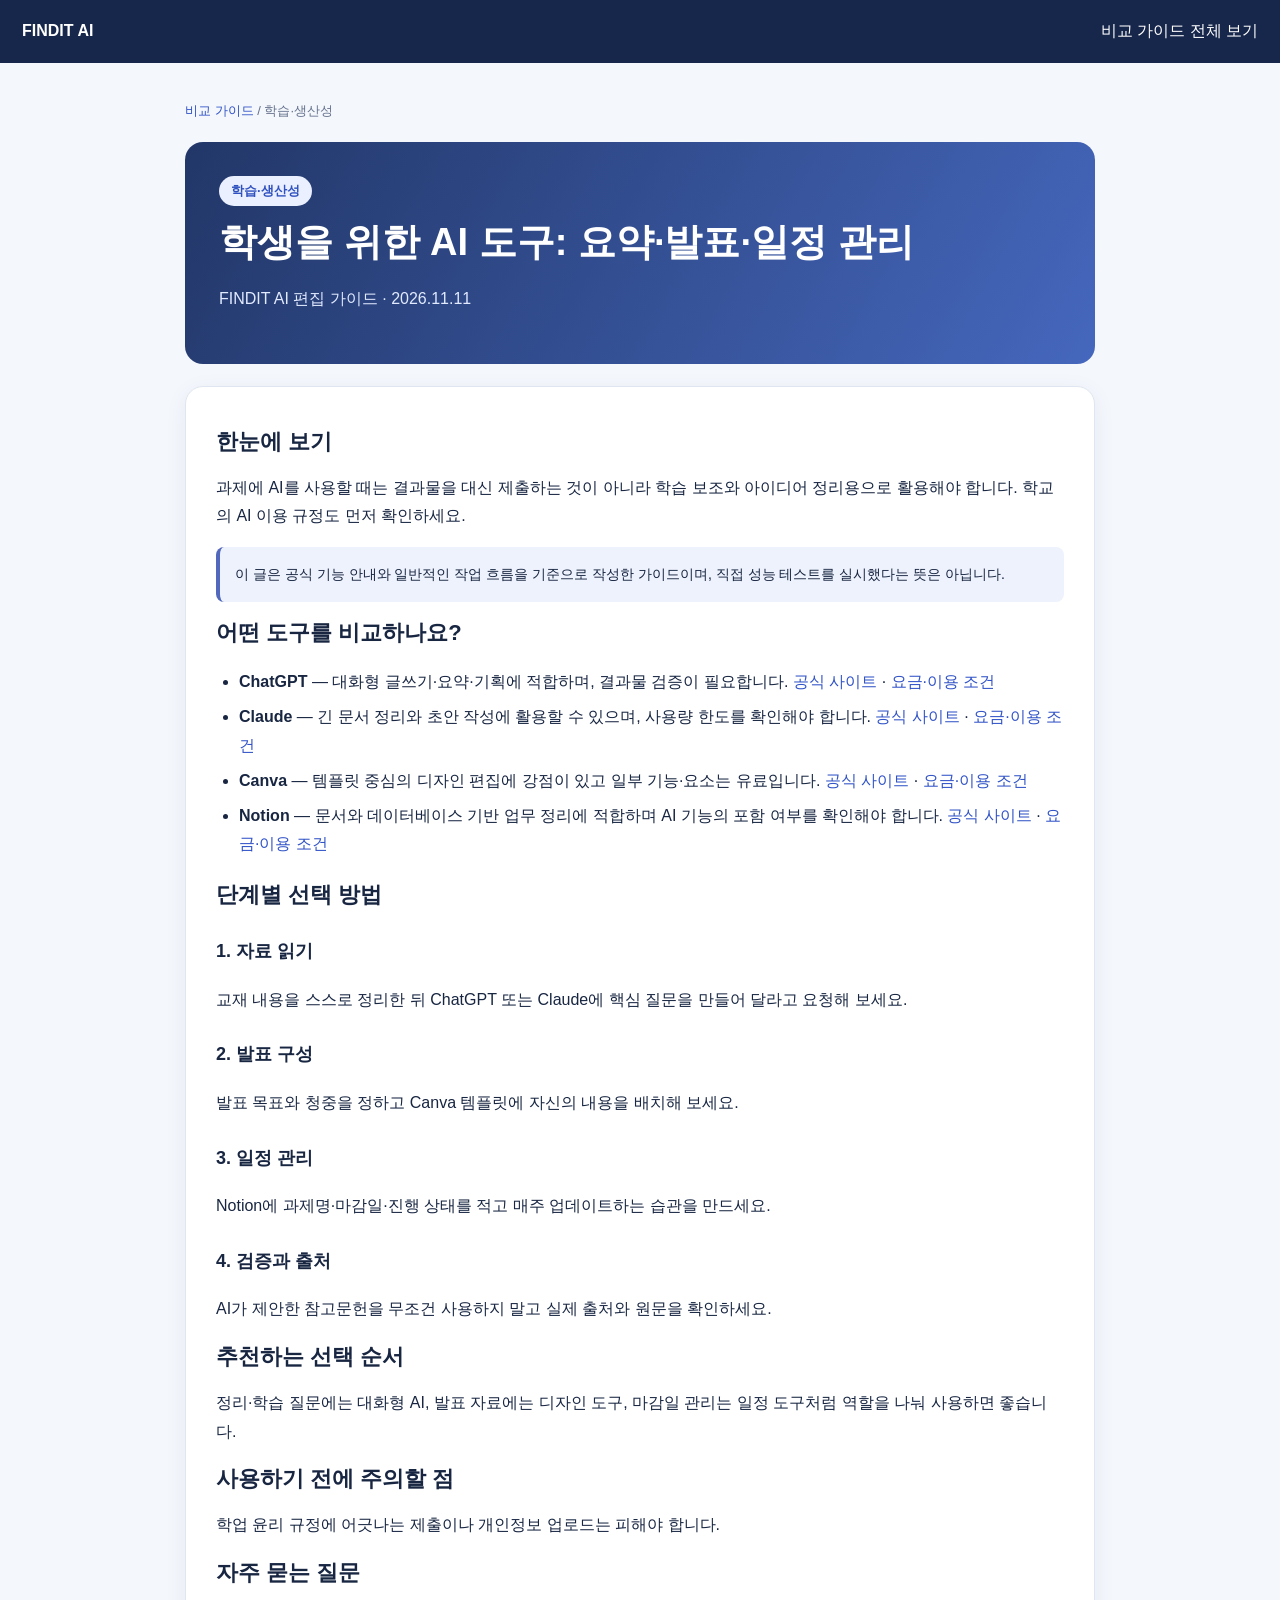
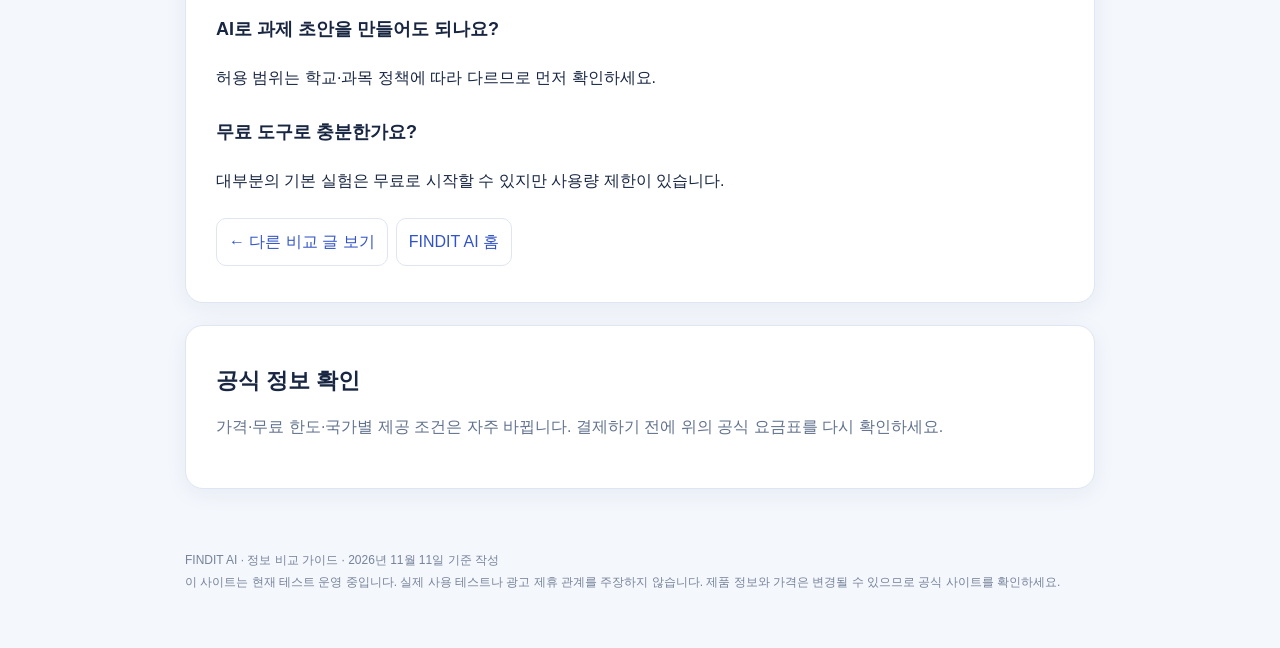
<file: articles/student-ai-tool-guide.html>
<!DOCTYPE html>
<html lang="ko"><head><meta charset="utf-8"><meta name="viewport" content="width=device-width,initial-scale=1"><title>학생을 위한 AI 도구: 요약·발표·일정 관리 | FINDIT AI</title><meta name="description" content="과제에 AI를 사용할 때는 결과물을 대신 제출하는 것이 아니라 학습 보조와 아이디어 정리용으로 활용해야 합니다. 학교의 AI 이용 규정도 먼저 확인하세요."><link rel="canonical" href="https://findit-577.github.io/findit-ai/articles/student-ai-tool-guide.html"><link rel="stylesheet" href="style.css"></head><body><header><div class="wrap"><a href="../index.html"><strong>FINDIT AI</strong></a><a href="../articles.html">비교 가이드 전체 보기</a></div></header><main><div class="breadcrumb"><a href="../articles.html">비교 가이드</a> / 학습·생산성</div><section class="hero"><span class="pill">학습·생산성</span><h1>학생을 위한 AI 도구: 요약·발표·일정 관리</h1><p>FINDIT AI 편집 가이드 · 2026.11.11</p></section><article class="paper"><h2>한눈에 보기</h2><p>과제에 AI를 사용할 때는 결과물을 대신 제출하는 것이 아니라 학습 보조와 아이디어 정리용으로 활용해야 합니다. 학교의 AI 이용 규정도 먼저 확인하세요.</p><p class="notice">이 글은 공식 기능 안내와 일반적인 작업 흐름을 기준으로 작성한 가이드이며, 직접 성능 테스트를 실시했다는 뜻은 아닙니다.</p><h2>어떤 도구를 비교하나요?</h2><ul><li><b>ChatGPT</b> — 대화형 글쓰기·요약·기획에 적합하며, 결과물 검증이 필요합니다. <a href="https://chatgpt.com/" rel="noopener noreferrer" target="_blank">공식 사이트</a> · <a href="https://chatgpt.com/pricing/" rel="noopener noreferrer" target="_blank">요금·이용 조건</a></li><li><b>Claude</b> — 긴 문서 정리와 초안 작성에 활용할 수 있으며, 사용량 한도를 확인해야 합니다. <a href="https://claude.ai/" rel="noopener noreferrer" target="_blank">공식 사이트</a> · <a href="https://www.anthropic.com/pricing" rel="noopener noreferrer" target="_blank">요금·이용 조건</a></li><li><b>Canva</b> — 템플릿 중심의 디자인 편집에 강점이 있고 일부 기능·요소는 유료입니다. <a href="https://www.canva.com/" rel="noopener noreferrer" target="_blank">공식 사이트</a> · <a href="https://www.canva.com/ko_kr/pricing/" rel="noopener noreferrer" target="_blank">요금·이용 조건</a></li><li><b>Notion</b> — 문서와 데이터베이스 기반 업무 정리에 적합하며 AI 기능의 포함 여부를 확인해야 합니다. <a href="https://www.notion.so/" rel="noopener noreferrer" target="_blank">공식 사이트</a> · <a href="https://www.notion.so/pricing" rel="noopener noreferrer" target="_blank">요금·이용 조건</a></li></ul><h2>단계별 선택 방법</h2><h3>1. 자료 읽기</h3><p>교재 내용을 스스로 정리한 뒤 ChatGPT 또는 Claude에 핵심 질문을 만들어 달라고 요청해 보세요.</p><h3>2. 발표 구성</h3><p>발표 목표와 청중을 정하고 Canva 템플릿에 자신의 내용을 배치해 보세요.</p><h3>3. 일정 관리</h3><p>Notion에 과제명·마감일·진행 상태를 적고 매주 업데이트하는 습관을 만드세요.</p><h3>4. 검증과 출처</h3><p>AI가 제안한 참고문헌을 무조건 사용하지 말고 실제 출처와 원문을 확인하세요.</p><h2>추천하는 선택 순서</h2><p>정리·학습 질문에는 대화형 AI, 발표 자료에는 디자인 도구, 마감일 관리는 일정 도구처럼 역할을 나눠 사용하면 좋습니다.</p><h2>사용하기 전에 주의할 점</h2><p>학업 윤리 규정에 어긋나는 제출이나 개인정보 업로드는 피해야 합니다.</p><h2>자주 묻는 질문</h2><h3>AI로 과제 초안을 만들어도 되나요?</h3><p>허용 범위는 학교·과목 정책에 따라 다르므로 먼저 확인하세요.</p><h3>무료 도구로 충분한가요?</h3><p>대부분의 기본 실험은 무료로 시작할 수 있지만 사용량 제한이 있습니다.</p><div class="links"><a href="../articles.html">← 다른 비교 글 보기</a><a href="../index.html">FINDIT AI 홈</a></div></article><div class="paper"><h2>공식 정보 확인</h2><p class="muted">가격·무료 한도·국가별 제공 조건은 자주 바뀝니다. 결제하기 전에 위의 공식 요금표를 다시 확인하세요.</p></div></main><footer>FINDIT AI · 정보 비교 가이드 · 2026년 11월 11일 기준 작성<br>이 사이트는 현재 테스트 운영 중입니다. 실제 사용 테스트나 광고 제휴 관계를 주장하지 않습니다. 제품 정보와 가격은 변경될 수 있으므로 공식 사이트를 확인하세요.</footer></body></html>
</file>
<file: articles/style.css>
:root{--navy:#17264b;--ink:#182642;--muted:#61728d;--line:#dfe6f1;--blue:#3f60df;--pale:#f4f7fc}*{box-sizing:border-box}body{margin:0;font-family:Arial,"Malgun Gothic",sans-serif;background:var(--pale);color:var(--ink);line-height:1.8}a{color:#3153c7;text-decoration:none}a:hover{text-decoration:underline}header{background:var(--navy);color:white}header .wrap{display:flex;justify-content:space-between;align-items:center;padding:17px 22px}header a{color:white}main{max-width:950px;margin:36px auto;padding:0 20px}.hero{padding:34px 34px;background:linear-gradient(120deg,#223768,#4567bd);border-radius:18px;color:white}.hero h1{font-size:clamp(24px,4vw,38px);line-height:1.4;margin:10px 0}.hero p{color:#e2eaff}.paper{background:white;border:1px solid var(--line);border-radius:18px;padding:30px;margin:22px 0;box-shadow:0 5px 22px #263d6810}.paper h2{font-size:22px;line-height:1.5;margin:8px 0 15px}.paper h3{font-size:18px;margin-top:24px}.muted{color:var(--muted)}.pill{display:inline-block;border-radius:100px;background:#eaf0ff;color:#2f50bf;padding:3px 12px;font-size:13px;font-weight:bold}.grid{display:grid;grid-template-columns:repeat(2,minmax(0,1fr));gap:16px}.tile{background:white;border:1px solid var(--line);border-radius:14px;padding:22px}.tile h2{font-size:19px;margin:8px 0}.tile p{font-size:14px;color:var(--muted)}.btn{display:inline-block;background:var(--navy);color:white;padding:11px 18px;border-radius:10px;font-weight:bold}.btn:hover{color:white}.links a{display:inline-block;margin:6px 8px 6px 0;border:1px solid var(--line);padding:9px 12px;border-radius:10px}.notice{background:#eef2fc;border-left:4px solid #5268bd;padding:15px;border-radius:8px;font-size:14px}.breadcrumb{margin:0 0 20px;color:#64718c;font-size:13px}.paper ul{padding-left:23px}.paper li{padding:3px 0}footer{max-width:950px;padding:25px 20px 55px;margin:auto;color:#77839a;font-size:12px}@media(max-width:650px){.grid{grid-template-columns:1fr}.paper{padding:22px}.hero{padding:23px}.hero h1{font-size:26px}}
</file>
